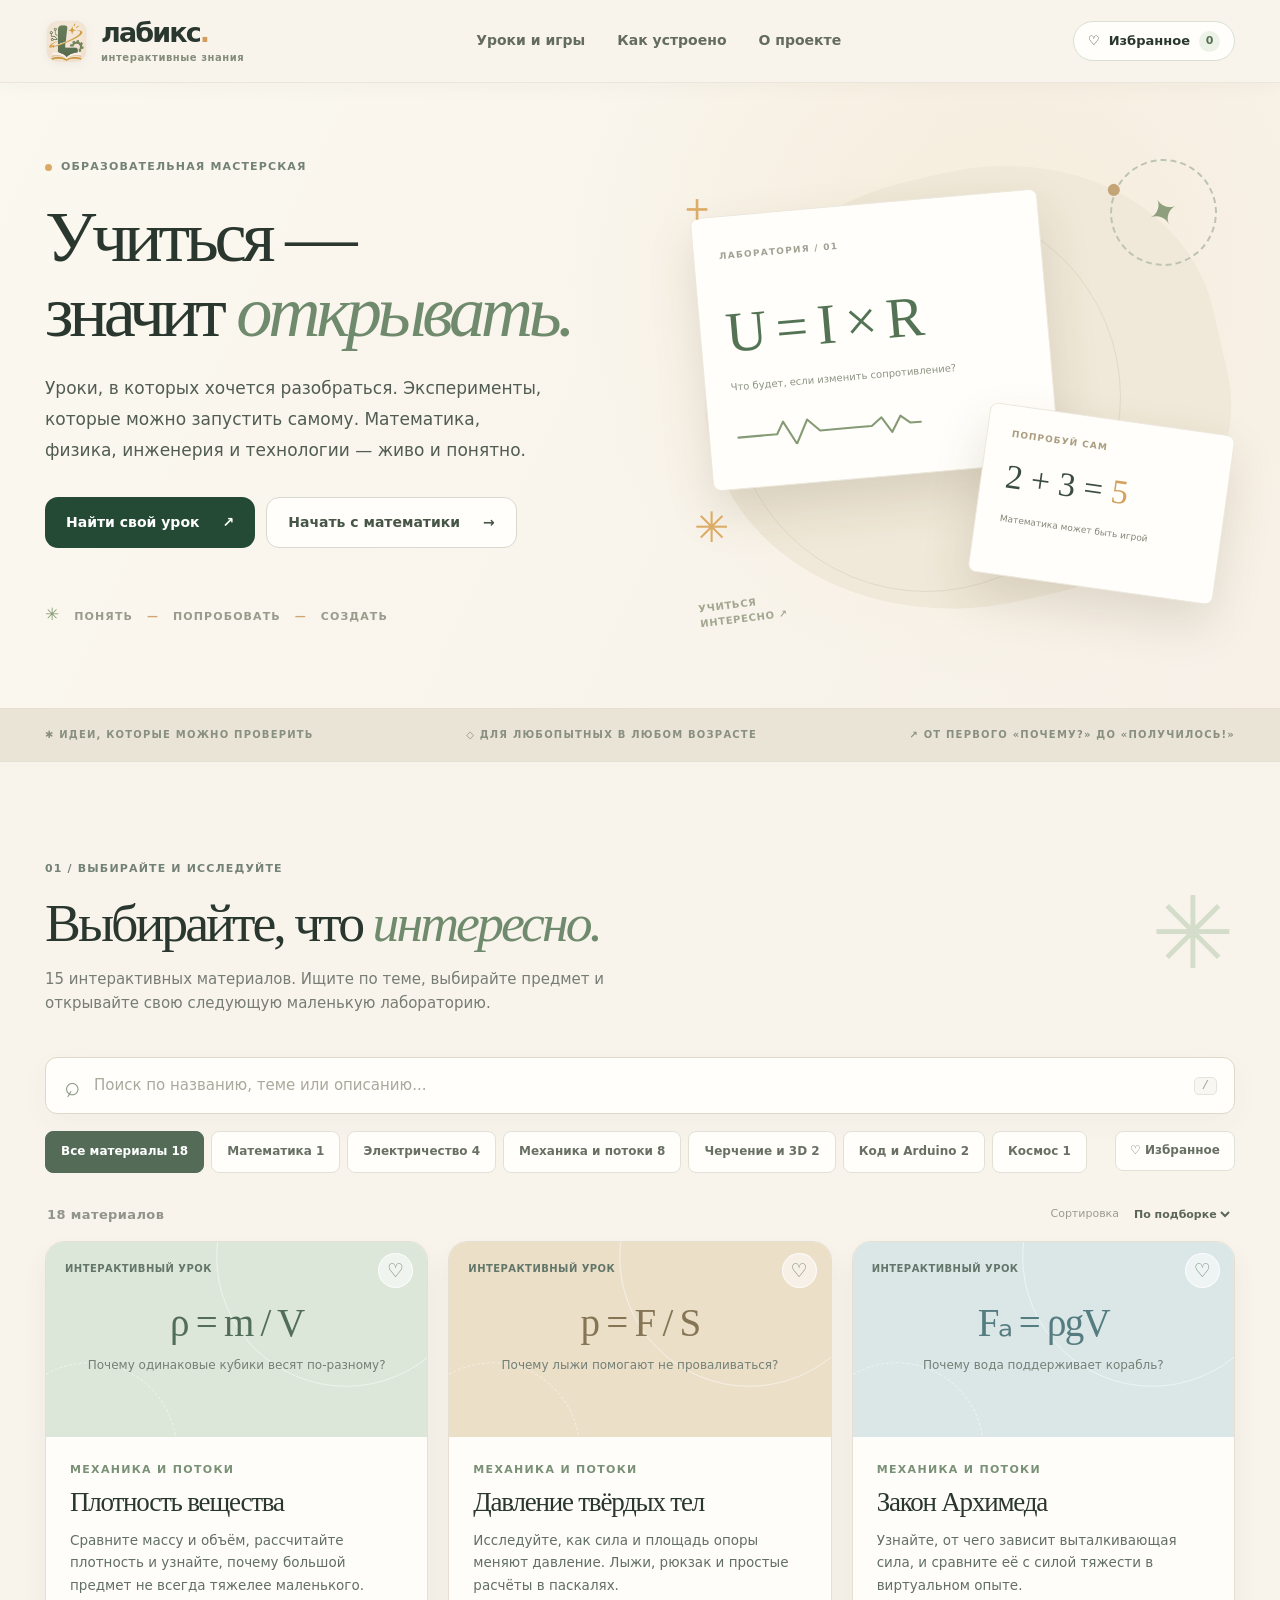
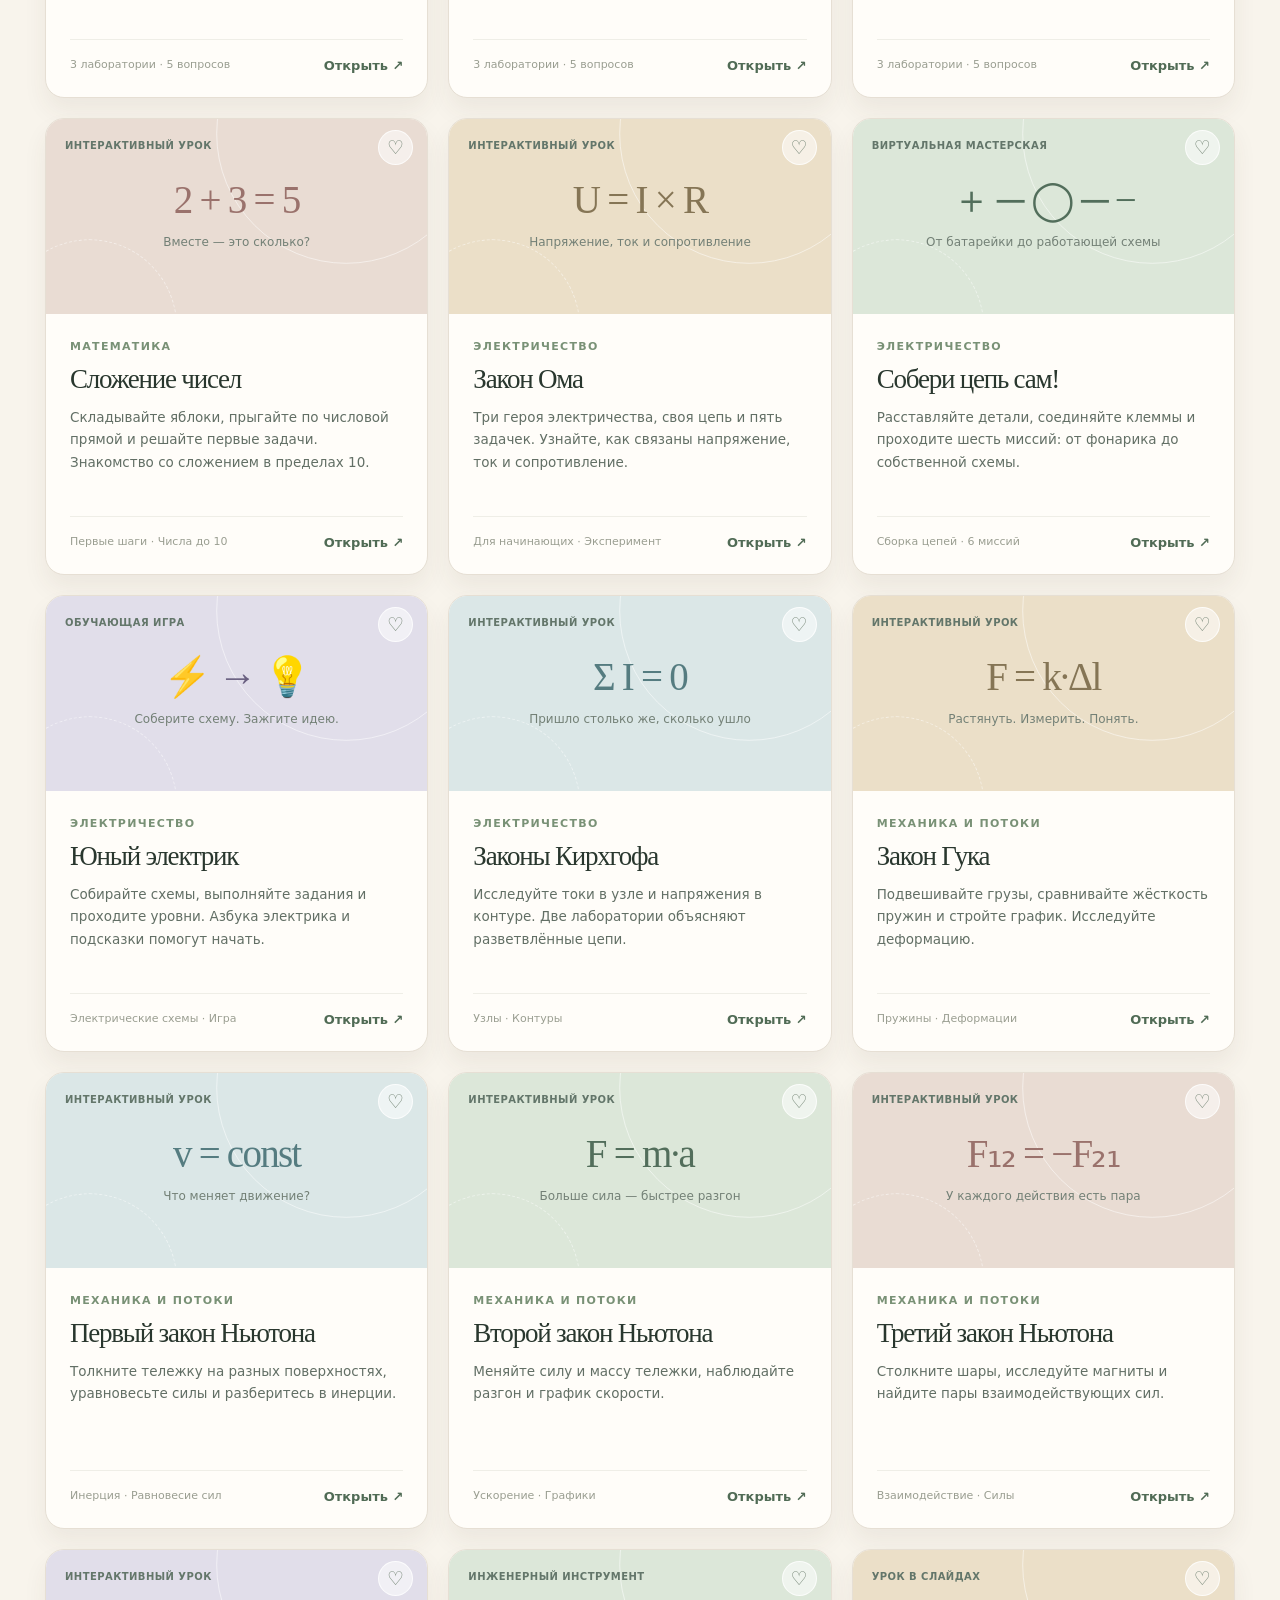
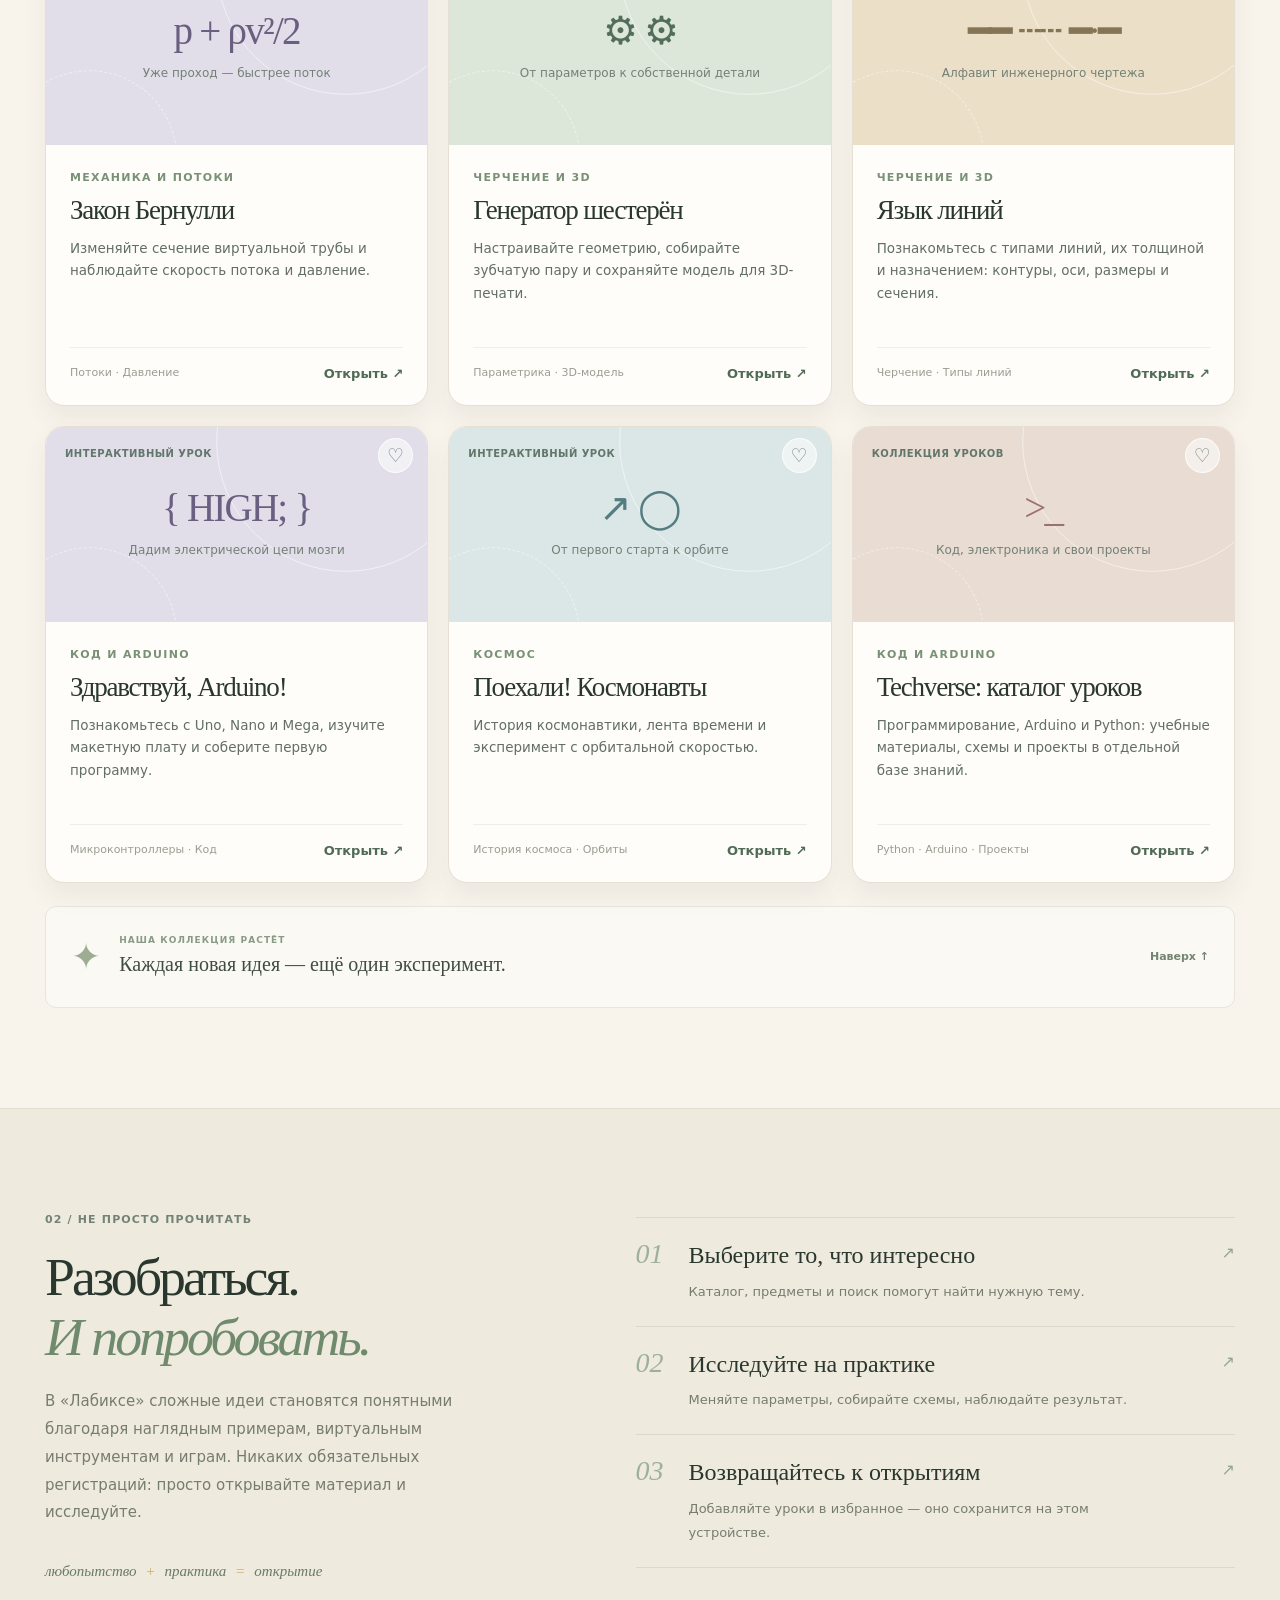
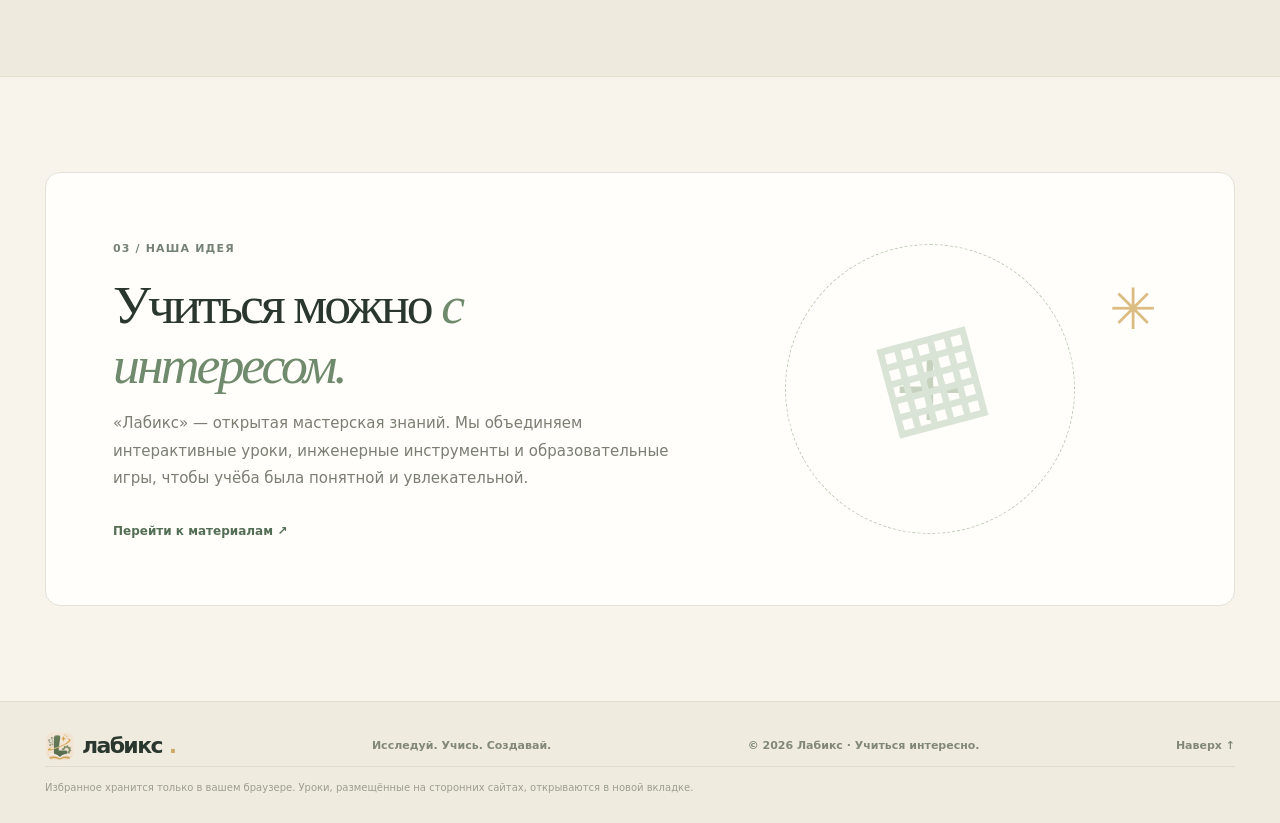
<file: index.html>
<!doctype html>
<html lang="ru">
<head>
  <meta charset="utf-8">
  <meta name="viewport" content="width=device-width, initial-scale=1">
  <meta name="theme-color" content="#f8f5ee">
  <meta name="description" content="Лабикс — интерактивная библиотека знаний. Математика, физика, электроника, Arduino, инженерия и обучающие игры. Исследуй, учись, создавай!">
  <title>Лабикс — исследуй, учись, создавай</title>
  <link rel="icon" href="./assets/favicon.png" type="image/png">
  <link rel="stylesheet" href="./assets/styles.css">
  <script defer src="./assets/catalog.js"></script>
  <script defer src="./assets/app.js"></script>
</head>
<body>
  <a class="skip-link" href="#catalog">Перейти к урокам</a>
  <header class="site-header" id="top">
    <div class="container header-inner">
      <a href="./index.html" class="brand" aria-label="Лабикс — главная">
        <img class="brand-mark-image" src="./assets/labix-mark.webp" alt="" width="44" height="44" decoding="async">
        <span class="brand-name">лабикс<span class="brand-period">.</span><small>интерактивные знания</small></span>
      </a>
      <nav class="desktop-nav" aria-label="Основное меню">
        <a href="#catalog">Уроки и игры</a><a href="#how">Как устроено</a><a href="#about">О проекте</a>
      </nav>
      <a class="header-cta" href="#catalog" id="headerFavoriteLink" data-show-favorites="true" aria-label="Показать избранные материалы">♡ <span>Избранное</span><span class="favorite-count" id="headerFavoriteCount">0</span></a>
    </div>
  </header>
  <main>
    <section class="hero" aria-labelledby="hero-title">
      <div class="container hero-grid">
        <div class="hero-copy">
          <div class="eyebrow"><span class="eyebrow-dot"></span> ОБРАЗОВАТЕЛЬНАЯ МАСТЕРСКАЯ</div>
          <h1 id="hero-title">Учиться —<br>значит <em>открывать.</em></h1>
          <p>Уроки, в которых хочется разобраться. Эксперименты, которые можно запустить самому. Математика, физика, инженерия и технологии — живо и понятно.</p>
          <div class="hero-actions"><a href="#catalog" class="button button-dark">Найти свой урок <span aria-hidden="true">↗</span></a><a href="./lessons/addition.html" class="button button-soft">Начать с математики <span aria-hidden="true">→</span></a></div>
          <div class="hero-micro"><span class="micro-icon">✳</span> ПОНЯТЬ <span>—</span> ПОПРОБОВАТЬ <span>—</span> СОЗДАТЬ</div>
        </div>
        <div class="hero-art" aria-label="Иллюстрация: эксперимент с формулами, схемами и математикой" role="img">
          <div class="paper paper-one"><span class="paper-label">ЛАБОРАТОРИЯ / 01</span><div class="paper-main">U = I × R</div><div class="paper-note">Что будет, если изменить сопротивление?</div><svg viewBox="0 0 220 48" aria-hidden="true"><path d="M4 34H49l8-14 14 27 14-27 14 14h42m0 0h18m0 0 12-9 11 18 11-18 11 9h12" fill="none" stroke="#859a75" stroke-width="2.4" stroke-linejoin="round" stroke-linecap="round"/></svg></div>
          <div class="paper paper-two"><span>ПОПРОБУЙ САМ</span><strong>2 + 3 = <span>5</span></strong><small>Математика может быть игрой</small></div>
          <div class="hero-orbit"><span class="orbit-dot"></span> ✦</div>
          <span class="hero-spark hero-spark-a">✳</span><span class="hero-spark hero-spark-b">＋</span>
          <div class="hero-stamp">УЧИТЬСЯ<br>ИНТЕРЕСНО ↗</div>
        </div>
      </div>
    </section>
    <div class="running-note"><div class="container running-inner"><span>✱ ИДЕИ, КОТОРЫЕ МОЖНО ПРОВЕРИТЬ</span><span>◇ ДЛЯ ЛЮБОПЫТНЫХ В ЛЮБОМ ВОЗРАСТЕ</span><span>↗ ОТ ПЕРВОГО «ПОЧЕМУ?» ДО «ПОЛУЧИЛОСЬ!»</span></div></div>
    <section id="catalog" class="catalog-section container" aria-labelledby="catalog-title">
      <div class="section-heading"><div><span class="section-kicker">01 / ВЫБИРАЙТЕ И ИССЛЕДУЙТЕ</span><h2 id="catalog-title">Выбирайте, что <em>интересно.</em></h2><p>15 интерактивных материалов. Ищите по теме, выбирайте предмет и открывайте свою следующую маленькую лабораторию.</p></div><div class="section-decoration" aria-hidden="true">✳</div></div>
      <div class="catalog-tools">
        <label class="search-field"><span class="search-icon" aria-hidden="true">⌕</span><span class="sr-only">Поиск по урокам</span><input id="searchInput" type="search" autocomplete="off" placeholder="Поиск по названию, теме или описанию..." aria-controls="lessonGrid"><kbd>/</kbd></label>
        <div class="catalog-filterbar"><div class="filters" id="categoryFilters" role="group" aria-label="Выберите категорию"></div><button class="favorite-filter" type="button" id="favoriteFilter" aria-pressed="false">♡ Избранное</button></div>
        <div class="catalog-toolbar"><p class="result-counter" id="resultCount" aria-live="polite">Загружаем уроки…</p><label class="sort-box">Сортировка <select id="sortSelect" aria-label="Сортировка материалов"><option value="featured">По подборке</option><option value="title">По названию</option></select></label></div>
      </div>
      <div class="lesson-grid" id="lessonGrid"></div>
      <div id="emptyState" class="empty-state" hidden><div class="empty-graphic">☄</div><h3>Пока ничего не нашлось</h3><p>Попробуйте другое слово или выберите все материалы.</p><button class="button button-dark" id="resetFilters" type="button">Сбросить фильтры</button></div>
      <div class="catalog-bottom"><div class="catalog-bottom-decor">✦</div><div><span>НАША КОЛЛЕКЦИЯ РАСТЁТ</span><strong>Каждая новая идея — ещё один эксперимент.</strong></div><a href="#top">Наверх ↑</a></div>
    </section>
    <section class="how-section" id="how"><div class="container how-grid"><div><span class="section-kicker">02 / НЕ ПРОСТО ПРОЧИТАТЬ</span><h2>Разобраться.<br><em>И попробовать.</em></h2><p>В «Лабиксе» сложные идеи становятся понятными благодаря наглядным примерам, виртуальным инструментам и играм. Никаких обязательных регистраций: просто открывайте материал и исследуйте.</p><div class="mini-equation">любопытство <span>+</span> практика <span>=</span> открытие</div></div><div class="steps"><article><span>01</span><div><h3>Выберите то, что интересно</h3><p>Каталог, предметы и поиск помогут найти нужную тему.</p></div><b>↗</b></article><article><span>02</span><div><h3>Исследуйте на практике</h3><p>Меняйте параметры, собирайте схемы, наблюдайте результат.</p></div><b>↗</b></article><article><span>03</span><div><h3>Возвращайтесь к открытиям</h3><p>Добавляйте уроки в избранное — оно сохранится на этом устройстве.</p></div><b>↗</b></article></div></div></section>
    <section class="about-section container" id="about"><div class="about-card"><div><span class="section-kicker">03 / НАША ИДЕЯ</span><h2>Учиться можно <em>с интересом.</em></h2><p>«Лабикс» — открытая мастерская знаний. Мы объединяем интерактивные уроки, инженерные инструменты и образовательные игры, чтобы учёба была понятной и увлекательной.</p><a href="#catalog">Перейти к материалам ↗</a></div><div class="about-symbol" aria-hidden="true"><span class="about-circle">+</span><span class="about-grid">▦</span><span class="about-star">✳</span></div></div></section>
  </main>
  <footer class="site-footer"><div class="container footer-grid"><a class="footer-brand" href="#top"><img class="footer-brand-icon" src="./assets/labix-mark.webp" width="30" height="30" alt="" loading="lazy">лабикс<span>.</span></a><p>Исследуй. Учись. Создавай.</p><p>© <span id="currentYear">2026</span> Лабикс · Учиться интересно.</p><a href="#top">Наверх ↑</a></div><div class="container footer-note">Избранное хранится только в вашем браузере. Уроки, размещённые на сторонних сайтах, открываются в новой вкладке.</div></footer>
</body>
</html>
</file>
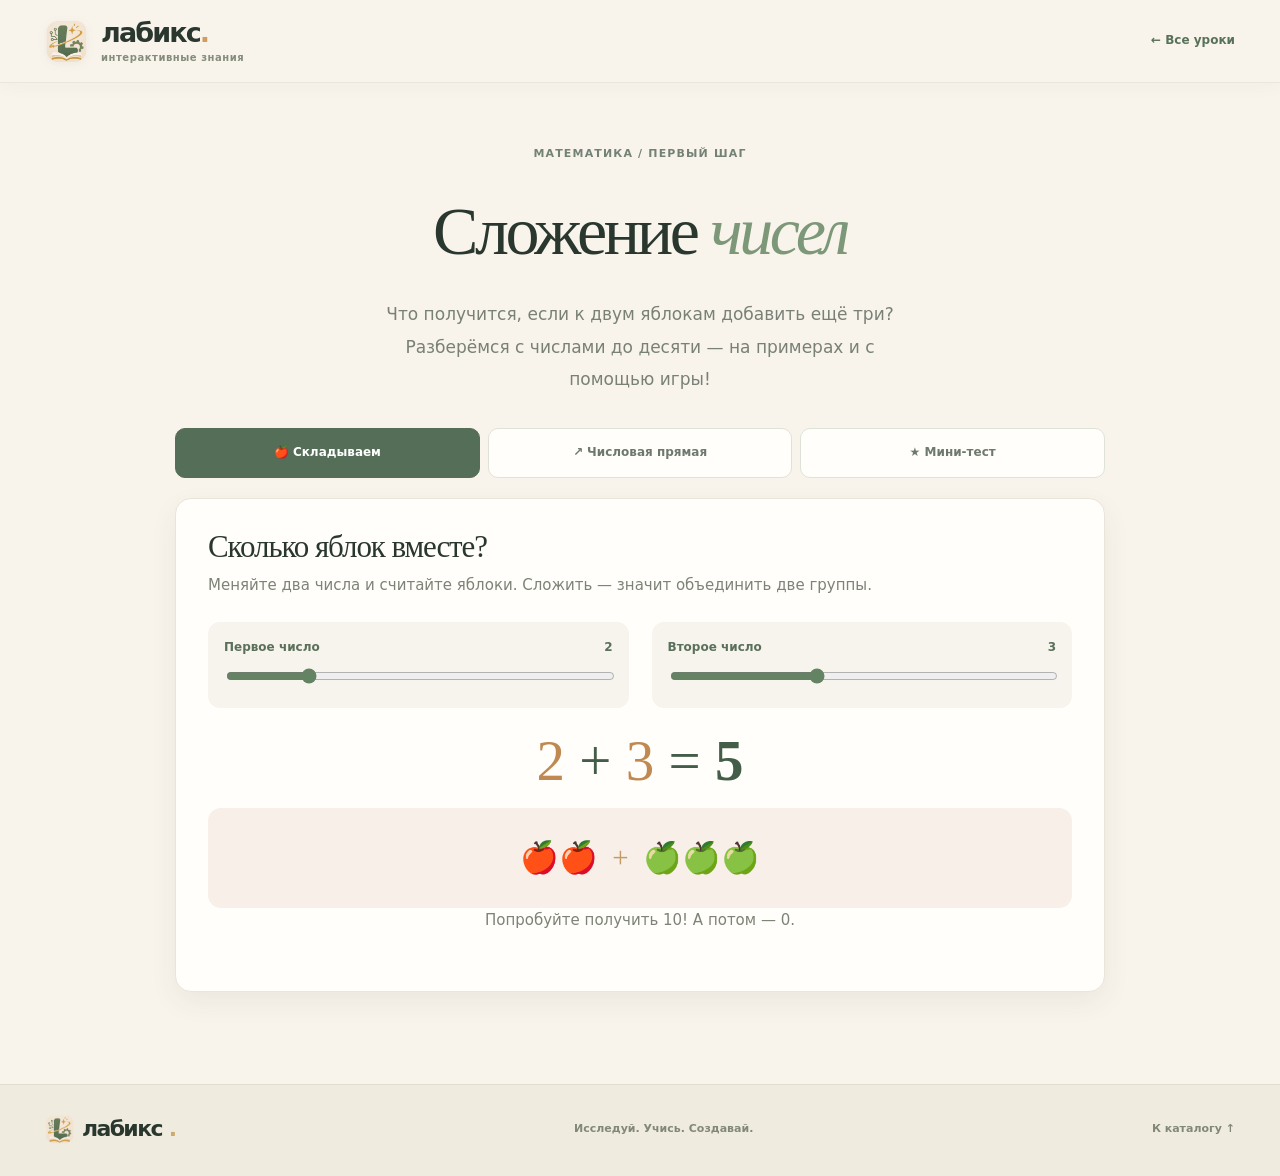
<file: lessons/addition.html>
<!doctype html>
<html lang="ru"><head><meta charset="utf-8"><meta name="viewport" content="width=device-width, initial-scale=1"><meta name="theme-color" content="#f8f5ee"><title>Сложение чисел — Лабикс</title><meta name="description" content="Первое знакомство со сложением чисел до десяти: яблоки, числовая прямая и интерактивный тест."><link rel="icon" href="../assets/favicon.png" type="image/png"><link rel="stylesheet" href="../assets/styles.css"><script defer src="../assets/addition.js"></script></head>
<body><a class="skip-link" href="#lesson">К упражнению</a><header class="site-header lesson-header"><div class="container header-inner"><a href="../index.html" class="brand" aria-label="На главную Лабикса"><img class="brand-mark-image" src="../assets/labix-mark.webp" alt="" width="44" height="44" decoding="async"><span class="brand-name">лабикс<span class="brand-period">.</span><small>интерактивные знания</small></span></a><a href="../index.html#catalog" class="back-link">← Все уроки</a></div></header>
<main id="lesson"><section class="math-hero container"><span class="section-kicker">МАТЕМАТИКА / ПЕРВЫЙ ШАГ</span><h1>Сложение <em>чисел</em></h1><p>Что получится, если к двум яблокам добавить ещё три? Разберёмся с числами до десяти — на примерах и с помощью игры!</p></section>
<div class="container"><div class="math-shell"><div class="math-tabs" role="tablist" aria-label="Режимы урока"><button class="math-tab" id="tab-apples" type="button" role="tab" aria-controls="panel-apples" aria-selected="true" data-panel="apples">🍎 Складываем</button><button class="math-tab" id="tab-line" type="button" role="tab" aria-controls="panel-line" aria-selected="false" tabindex="-1" data-panel="line">↗ Числовая прямая</button><button class="math-tab" id="tab-quiz" type="button" role="tab" aria-controls="panel-quiz" aria-selected="false" tabindex="-1" data-panel="quiz">★ Мини-тест</button></div>
<section class="math-panel" id="panel-apples" role="tabpanel" aria-labelledby="tab-apples"><h2>Сколько яблок вместе?</h2><p>Меняйте два числа и считайте яблоки. Сложить — значит объединить две группы.</p><div class="number-controls"><div class="number-control"><label for="aInput">Первое число <output id="aValue">2</output></label><input id="aInput" type="range" min="0" max="10" value="2"></div><div class="number-control"><label for="bInput">Второе число <output id="bValue">3</output></label><input id="bInput" type="range" min="0" max="8" value="3"></div></div><div class="math-equation"><span id="sumA">2</span> + <span id="sumB">3</span> = <strong id="sumResult">5</strong></div><div id="appleRow" class="apple-row" aria-label="Две группы яблок, всего пять"></div><p class="math-hint">Попробуйте получить 10! А потом — 0.</p></section>
<section class="math-panel" id="panel-line" role="tabpanel" aria-labelledby="tab-line" hidden><h2>Прыжки по числовой прямой</h2><p>Начните с первого числа и сделайте столько шагов вправо, сколько показывает второе.</p><div class="number-controls"><div class="number-control"><label for="lineA">Старт <output id="lineAValue">2</output></label><input id="lineA" type="range" min="0" max="10" value="2"></div><div class="number-control"><label for="lineB">Шаги <output id="lineBValue">3</output></label><input id="lineB" type="range" min="0" max="8" value="3"></div></div><div class="number-line" id="numberLine" role="img" aria-label="Числовая прямая от нуля до десяти"></div><div class="math-equation"><span id="lineSumA">2</span> + <span id="lineSumB">3</span> = <strong id="lineResult">5</strong></div><p class="line-notice" id="lineNotice">Начинаем на 2, делаем 3 шага — получаем 5.</p></section>
<section class="math-panel" id="panel-quiz" role="tabpanel" aria-labelledby="tab-quiz" hidden><div id="quizGame"><h2>Проверим, что получилось!</h2><p>Десять маленьких задач. Выбирайте правильный ответ и собирайте звёздочки.</p><div class="quiz-progress"><span id="quizStep">Задача 1 из 10</span><span id="quizScore">Верно: 0</span></div><div class="progress-track"><div class="progress-fill" id="quizProgress"></div></div><div class="quiz-problem" id="quizProblem" aria-live="polite">2 + 3 = ?</div><div class="quiz-answers" id="quizAnswers"></div><div class="quiz-feedback" id="quizFeedback" aria-live="polite"></div><div class="quiz-footer"><button id="quizNext" class="button button-dark quiz-next" type="button">Следующая задача →</button></div></div><div id="quizDone" class="quiz-done" hidden><strong>★</strong><h2>Отличная работа!</h2><div id="quizSummary" class="quiz-summary"></div><p>Чем больше пробуем, тем легче становится.</p><button id="quizRestart" class="button button-dark" type="button">Пройти ещё раз ↗</button></div></section>
</div></div></main><footer class="site-footer"><div class="container footer-grid"><a class="footer-brand" href="../index.html"><img class="footer-brand-icon" src="../assets/labix-mark.webp" width="30" height="30" alt="" loading="lazy">лабикс<span>.</span></a><p>Исследуй. Учись. Создавай.</p><a href="../index.html#catalog">К каталогу ↑</a></div></footer></body></html>
</file>
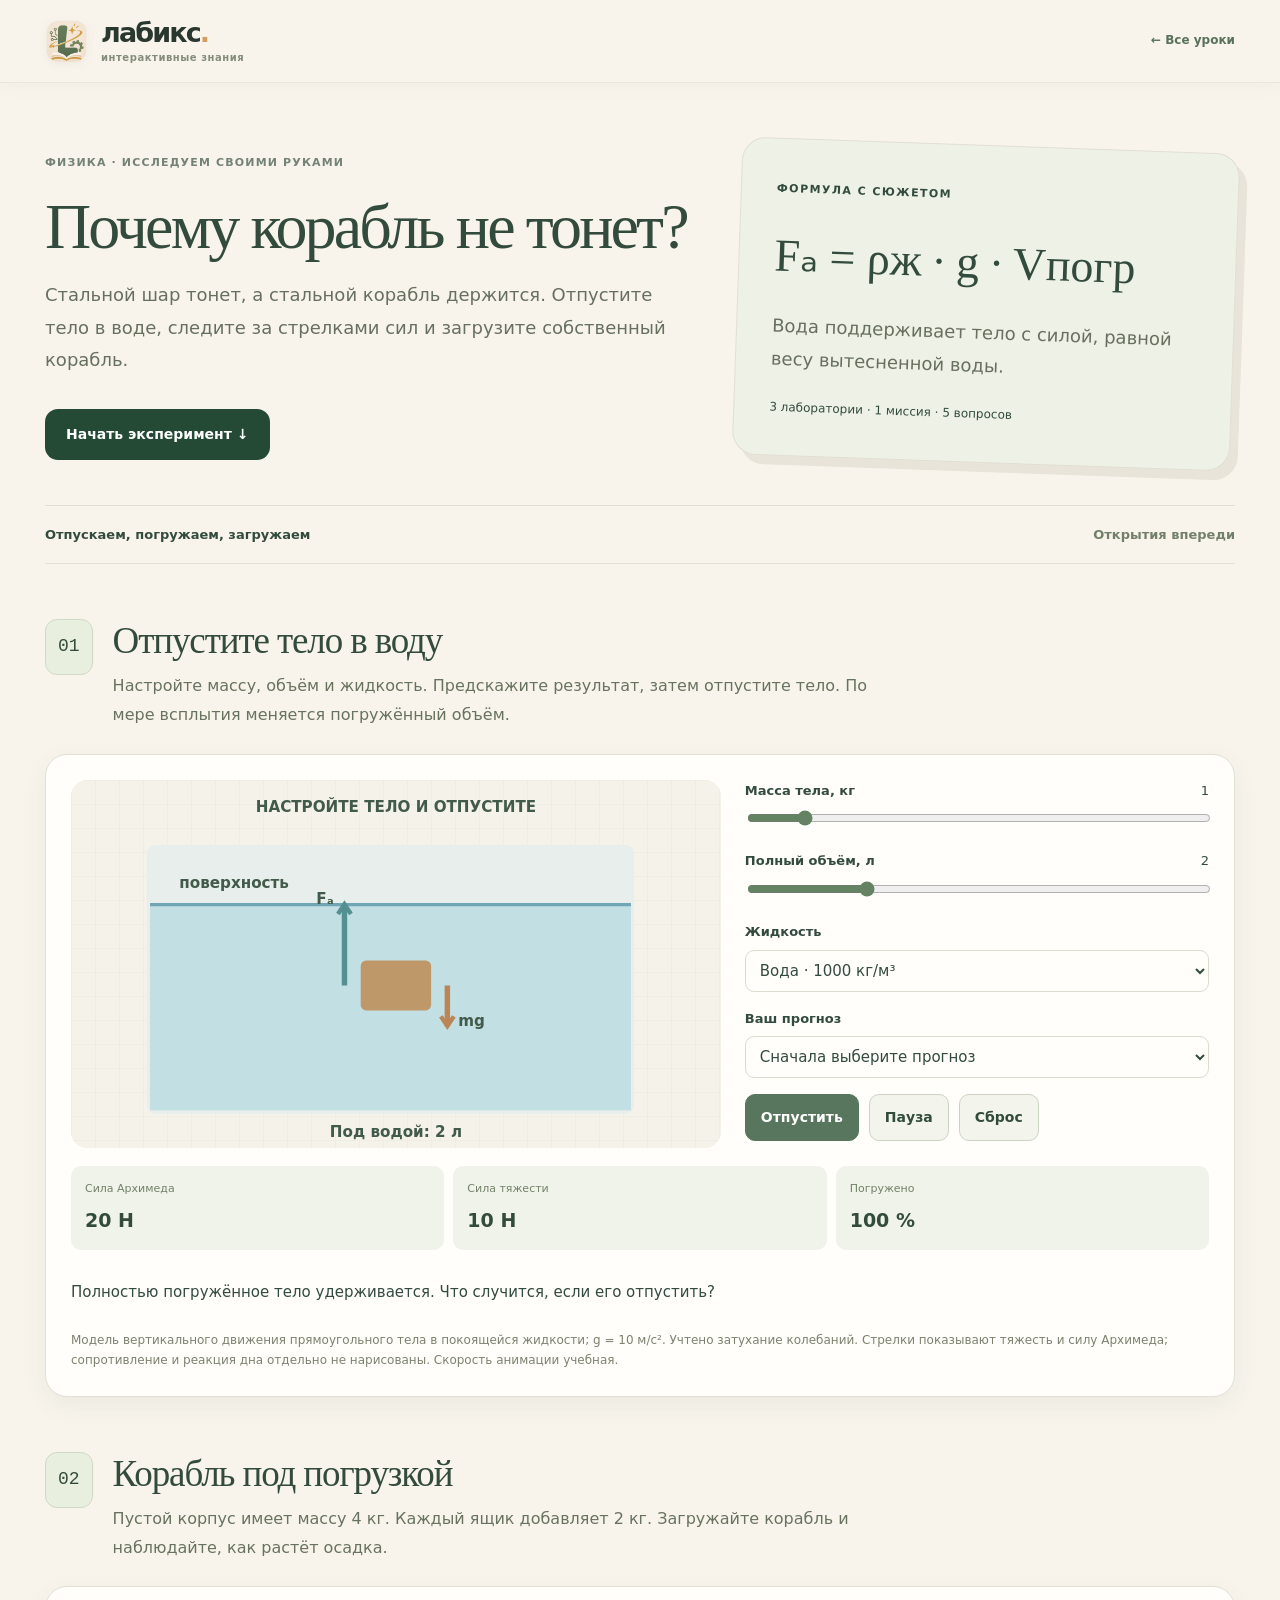
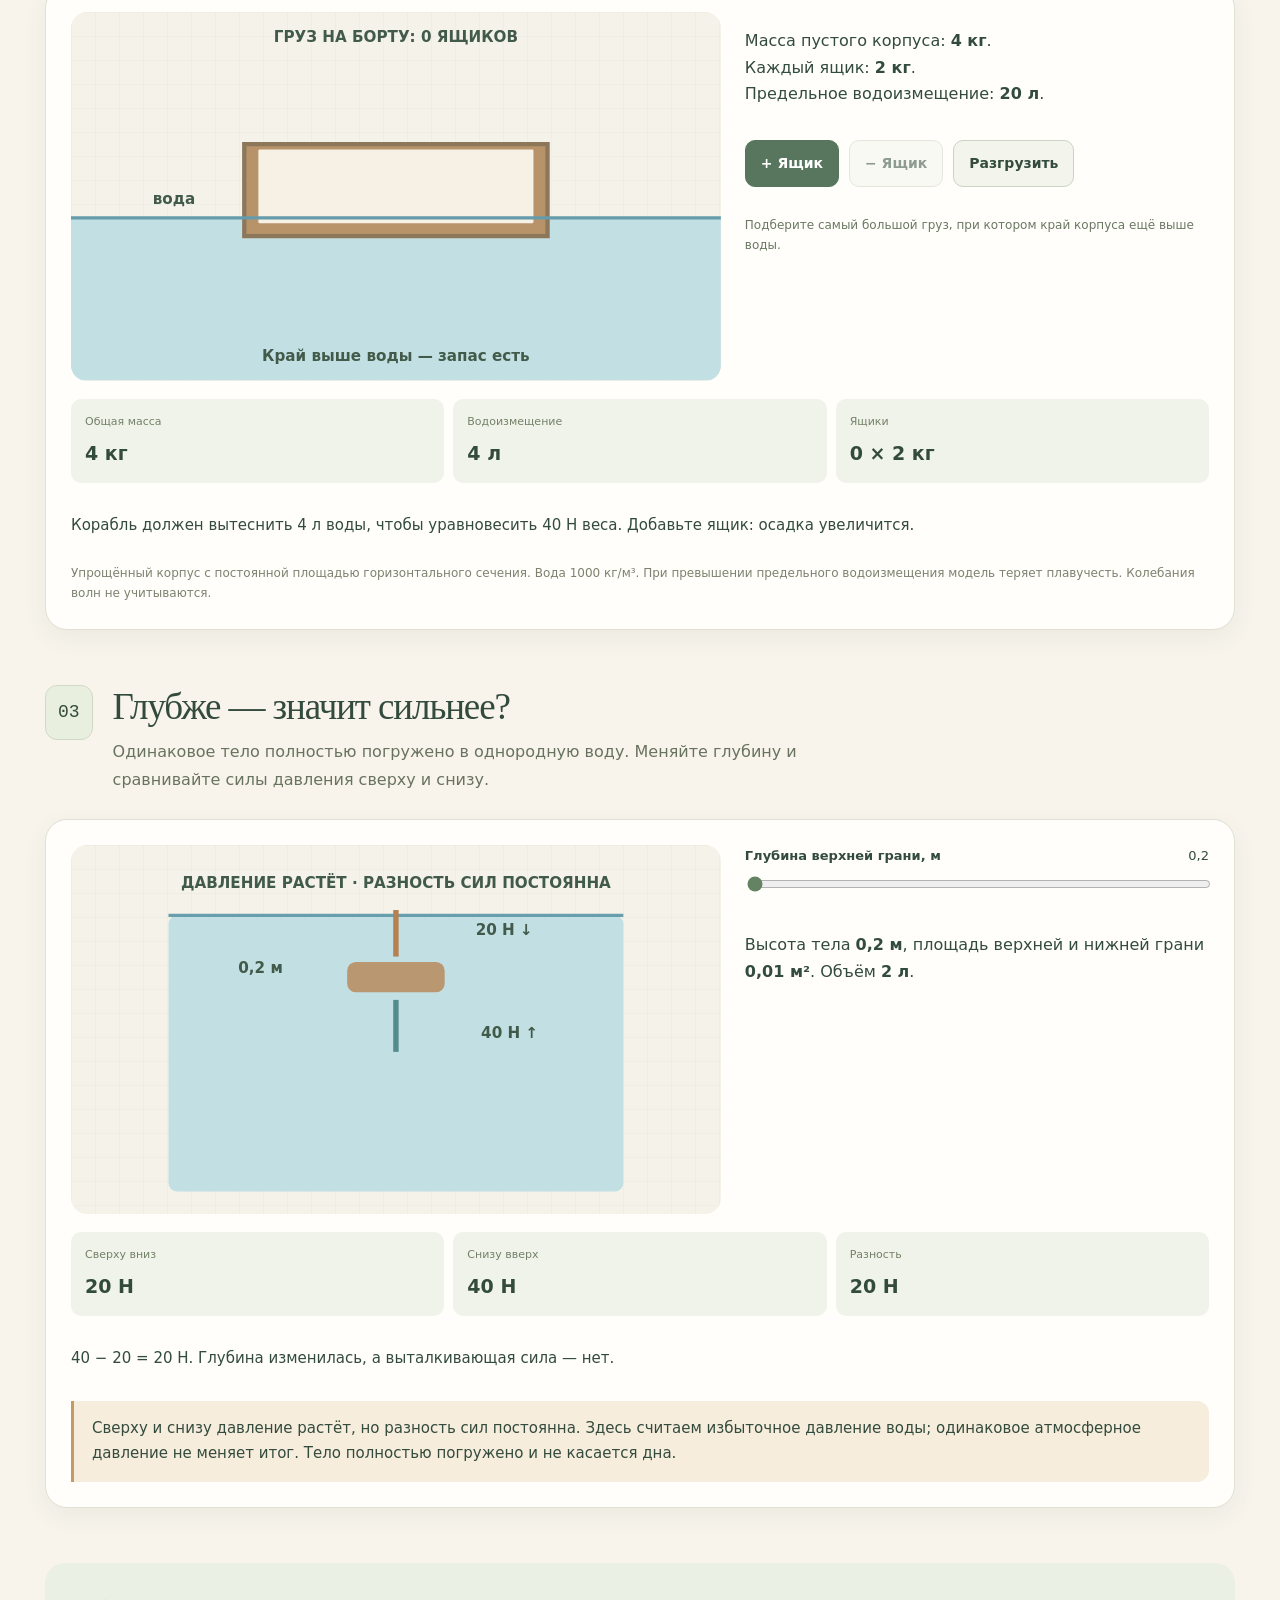
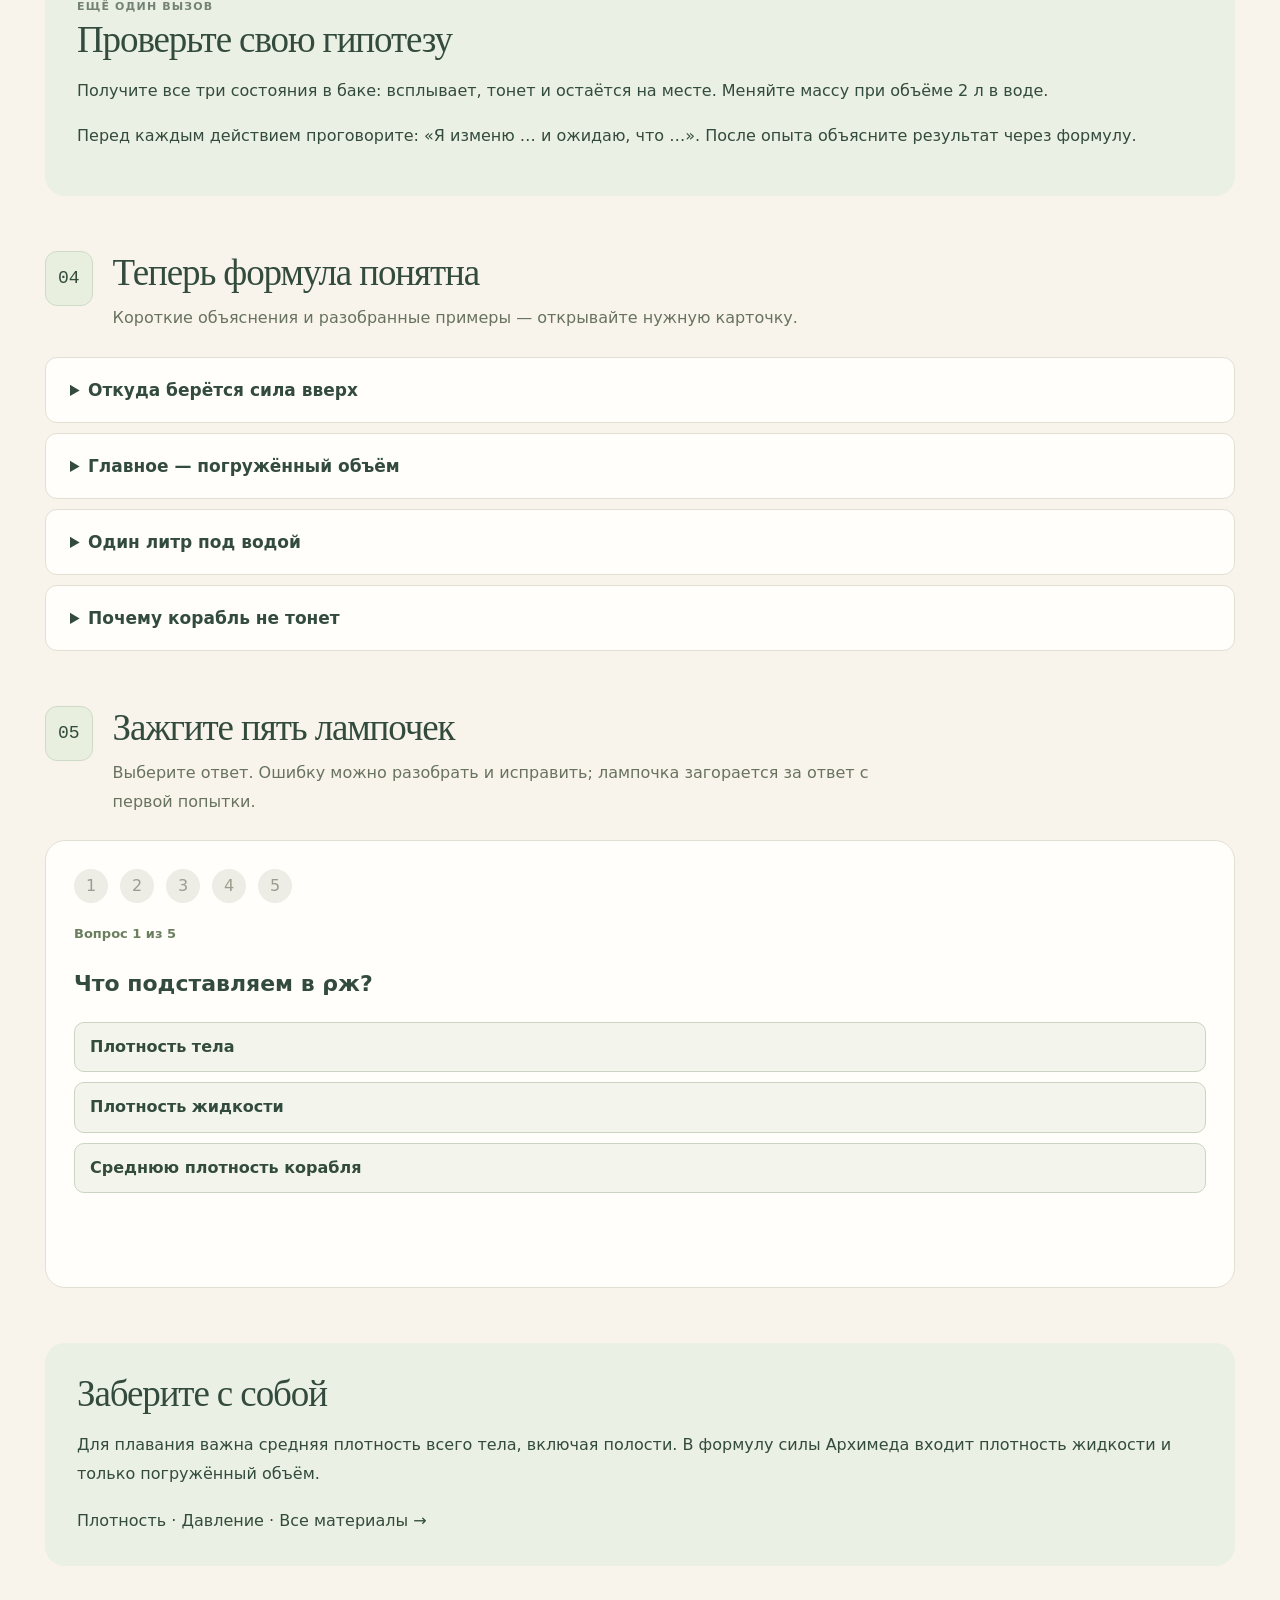
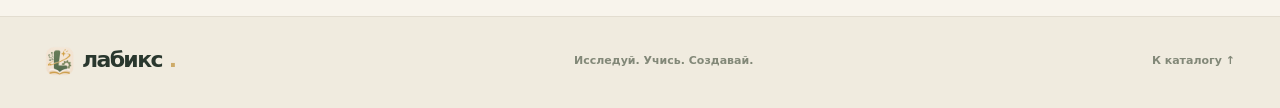
<file: lessons/archimedes.html>
<!doctype html><html lang="ru"><head><meta charset="utf-8"><meta name="viewport" content="width=device-width,initial-scale=1"><meta name="theme-color" content="#f8f5ee"><title>Закон Архимеда — Лабикс</title><meta name="description" content="Узнайте, от чего зависит выталкивающая сила, и сравните её с силой тяжести в виртуальном опыте."><link rel="icon" href="../assets/favicon.png"><link rel="stylesheet" href="../assets/styles.css"><link rel="stylesheet" href="../assets/physics.css"><script defer src="../assets/physics-labs.js"></script></head><body><a class="skip-link" href="#lesson">К статье</a><header class="site-header lesson-header"><div class="container header-inner"><a href="../index.html" class="brand" aria-label="На главную Лабикса"><img class="brand-mark-image" src="../assets/labix-mark.webp" alt="" width="44" height="44" decoding="async"><span class="brand-name">лабикс<span class="brand-period">.</span><small>интерактивные знания</small></span></a><a href="../index.html#catalog" class="back-link">← Все уроки</a></div></header>
<main id="lesson" class="physics-lesson lab-course" data-topic="archimedes"><section class="container course-hero"><div><span class="section-kicker">ФИЗИКА · ИССЛЕДУЕМ СВОИМИ РУКАМИ</span><h1>Почему корабль не тонет?</h1><p>Стальной шар тонет, а стальной корабль держится. Отпустите тело в воде, следите за стрелками сил и загрузите собственный корабль.</p><a class="button button-dark" href="#lab-1">Начать эксперимент ↓</a></div><aside class="formula-card"><span>ФОРМУЛА С СЮЖЕТОМ</span><strong>Fₐ = ρж · g · Vпогр</strong><p>Вода поддерживает тело с силой, равной весу вытесненной воды.</p><small>3 лаборатории · 1 миссия · 5 вопросов</small></aside></section><div class="container"><div class="course-route">Отпускаем, погружаем, загружаем<span id="courseProgress">Открытия впереди</span></div><section id="lab-1" class="lab-section"><div class="lab-heading"><span>01</span><div><h2>Отпустите тело в воду</h2><p>Настройте массу, объём и жидкость. Предскажите результат, затем отпустите тело. По мере всплытия меняется погружённый объём.</p></div></div><div class="lab-workbench" data-lab="tank"></div></section><section id="lab-2" class="lab-section"><div class="lab-heading"><span>02</span><div><h2>Корабль под погрузкой</h2><p>Пустой корпус имеет массу 4 кг. Каждый ящик добавляет 2 кг. Загружайте корабль и наблюдайте, как растёт осадка.</p></div></div><div class="lab-workbench" data-lab="ship"></div></section><section id="lab-3" class="lab-section"><div class="lab-heading"><span>03</span><div><h2>Глубже — значит сильнее?</h2><p>Одинаковое тело полностью погружено в однородную воду. Меняйте глубину и сравнивайте силы давления сверху и снизу.</p></div></div><div class="lab-workbench" data-lab="depth"></div></section><section class="mission-card"><span class="section-kicker">ЕЩЁ ОДИН ВЫЗОВ</span><h2>Проверьте свою гипотезу</h2><p>Получите все три состояния в баке: всплывает, тонет и остаётся на месте. Меняйте массу при объёме 2 л в воде.</p><p>Перед каждым действием проговорите: «Я изменю … и ожидаю, что …». После опыта объясните результат через формулу.</p></section><section class="lab-section"><div class="lab-heading"><span>04</span><div><h2>Теперь формула понятна</h2><p>Короткие объяснения и разобранные примеры — открывайте нужную карточку.</p></div></div><details class="theory"><summary>Откуда берётся сила вверх</summary><p>В покоящейся жидкости давление увеличивается с глубиной. На нижние участки погружённого тела жидкость обычно давит сильнее, чем на верхние. Результат действия давления на всю поверхность — <strong>выталкивающая сила</strong>, направленная вверх.</p><p>Закон Архимеда: на тело, погружённое в жидкость или газ, действует выталкивающая сила, равная весу вытесненной жидкости или газа. Здесь рассматриваем обычные условия, когда жидкость окружает погружённую часть тела.</p></details><details class="theory"><summary>Главное — погружённый объём</summary><div class="math-equation">Fₐ = ρж · g · Vпогр</div><p>ρж — плотность жидкости, g — ускорение свободного падения, Vпогр — объём погружённой части тела. В СИ используем кг/м³, м/с² и м³; силу получаем в ньютонах.</p><p>Не подставляйте плотность тела вместо плотности жидкости. И не берите весь объём тела, если оно погружено только частично. В однородной практически несжимаемой жидкости для полностью погружённого жёсткого тела сила почти не зависит от глубины.</p></details><details class="theory"><summary>Один литр под водой</summary><p>Объём погружённой части равен 1 л = 0,001 м³. Для воды примем ρж = 1000 кг/м³ и g = 10 м/с². Тогда Fₐ = 1000 × 10 × 0,001 = <strong>10 Н</strong>.</p><p>Если масса тела 0,6 кг, сила тяжести равна 6 Н. При полном погружении выталкивающая сила больше: отпущенное тело начнёт двигаться вверх. У поверхности погружённый объём уменьшится, пока силы не уравновесятся. В равновесии под водой останется 0,6 л.</p></details><details class="theory"><summary>Почему корабль не тонет</summary><p>Корпус корабля вместе с воздухом внутри имеет большой внешний объём при сравнительно небольшой средней плотности. Корабль вытесняет достаточно воды, чтобы её вес уравновесил его вес.</p><p>Если средняя плотность тела меньше плотности жидкости, оно может плавать с частью объёма над поверхностью. Если больше — полностью погружённое тело тонет при отсутствии других поддерживающих сил. При равных плотностях возможно равновесие в толще жидкости. В этой модели не учитываем поверхностное натяжение.</p></details></section><section class="lab-section"><div class="lab-heading"><span>05</span><div><h2>Зажгите пять лампочек</h2><p>Выберите ответ. Ошибку можно разобрать и исправить; лампочка загорается за ответ с первой попытки.</p></div></div><div class="quiz-lab" id="physicsQuiz"></div></section><section class="mission-card"><h2>Заберите с собой</h2><p>Для плавания важна средняя плотность всего тела, включая полости. В формулу силы Архимеда входит плотность жидкости и только погружённый объём.</p><nav aria-label="Другие уроки"><a href="density.html">Плотность</a> · <a href="pressure.html">Давление</a> · <a href="../index.html#catalog">Все материалы →</a></nav></section></div></main><script type="application/json" id="quizData">[["Что подставляем в ρж?", ["Плотность тела", "Плотность жидкости", "Среднюю плотность корабля"], 1, "Сила Архимеда равна весу вытесненной жидкости. Поэтому нужна её плотность."], ["Тело объёмом 2 л полностью в воде. При g = 10 м/с² сила Архимеда…", ["2 Н", "200 Н", "20 Н"], 2, "2 л = 0,002 м³. 1000 × 10 × 0,002 = 20 Н."], ["Тело всплывает и выходит из воды. Что происходит с силой Архимеда?", ["Уменьшается", "Растёт", "Всегда неизменна"], 0, "Уменьшается погружённый объём, а вместе с ним и вес вытесненной воды."], ["Полностью погружённый жёсткий куб опустили глубже в однородную воду. Сила Архимеда…", ["Увеличилась", "Практически не изменилась", "Исчезла"], 1, "Давление сверху и снизу выросло, но разность сил та же: ρжgV."], ["Корабль загрузили, и он плавает в новом равновесии. Что изменилось?", ["Он вытесняет меньше воды", "Его вес уменьшился", "Он вытесняет больше воды"], 2, "Для равновесия большего веса нужна большая сила Архимеда, значит, больший вытесненный объём."]]</script><footer class="site-footer"><div class="container footer-grid"><a class="footer-brand" href="../index.html"><img class="footer-brand-icon" src="../assets/labix-mark.webp" width="30" height="30" alt="" loading="lazy">лабикс<span>.</span></a><p>Исследуй. Учись. Создавай.</p><a href="../index.html#catalog">К каталогу ↑</a></div></footer></body></html>
</file>
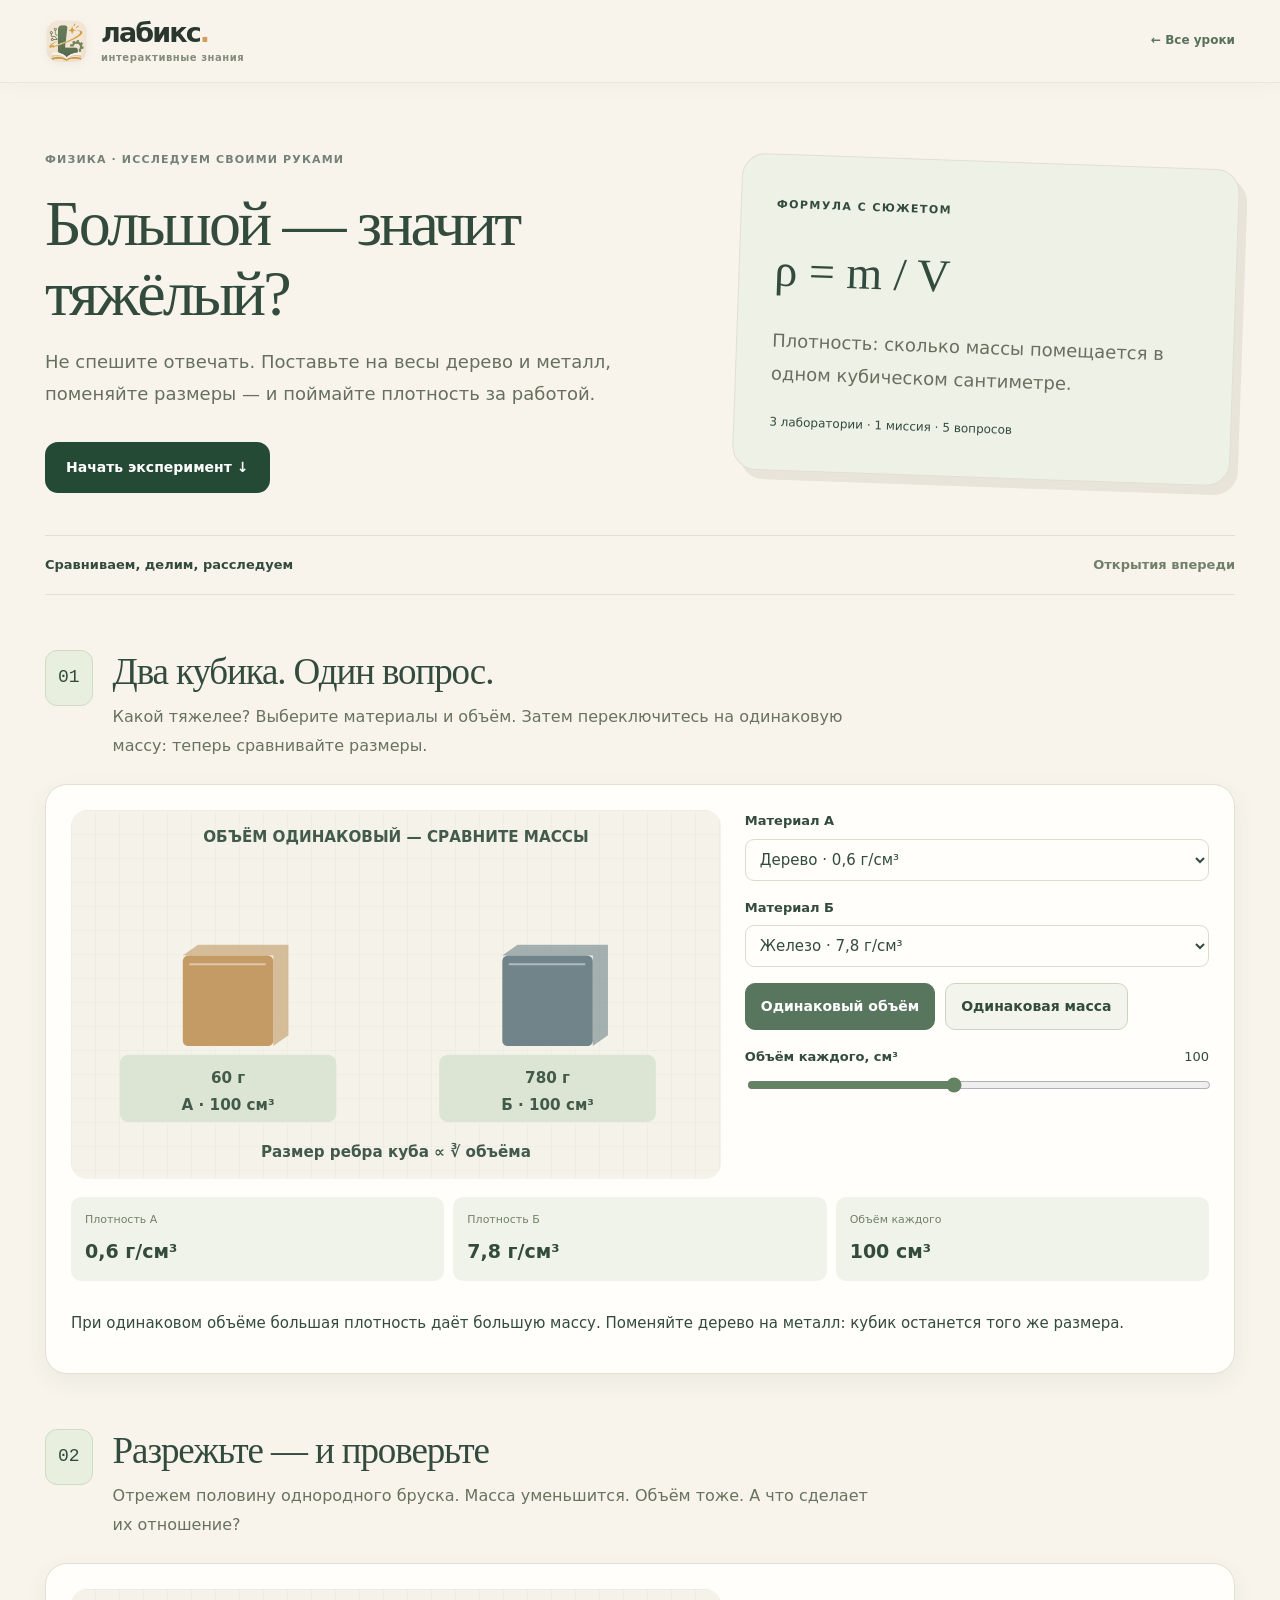
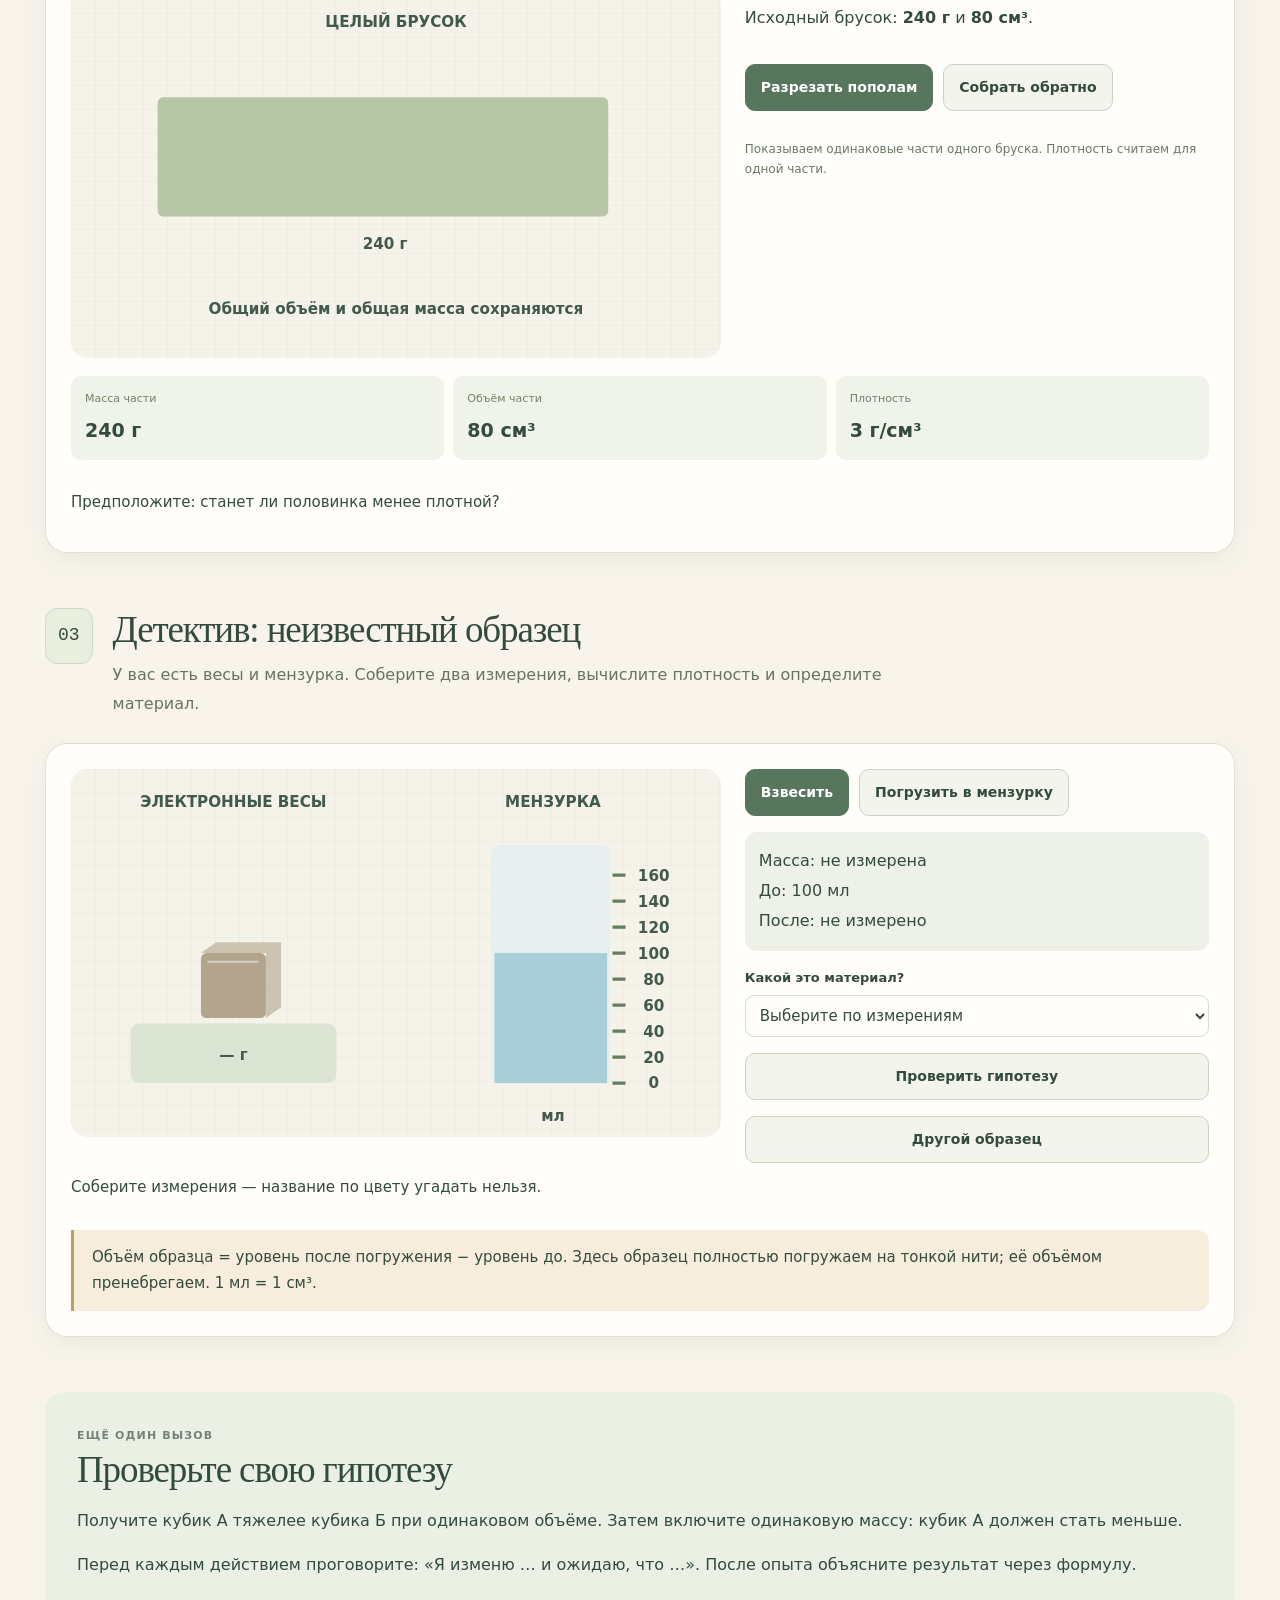
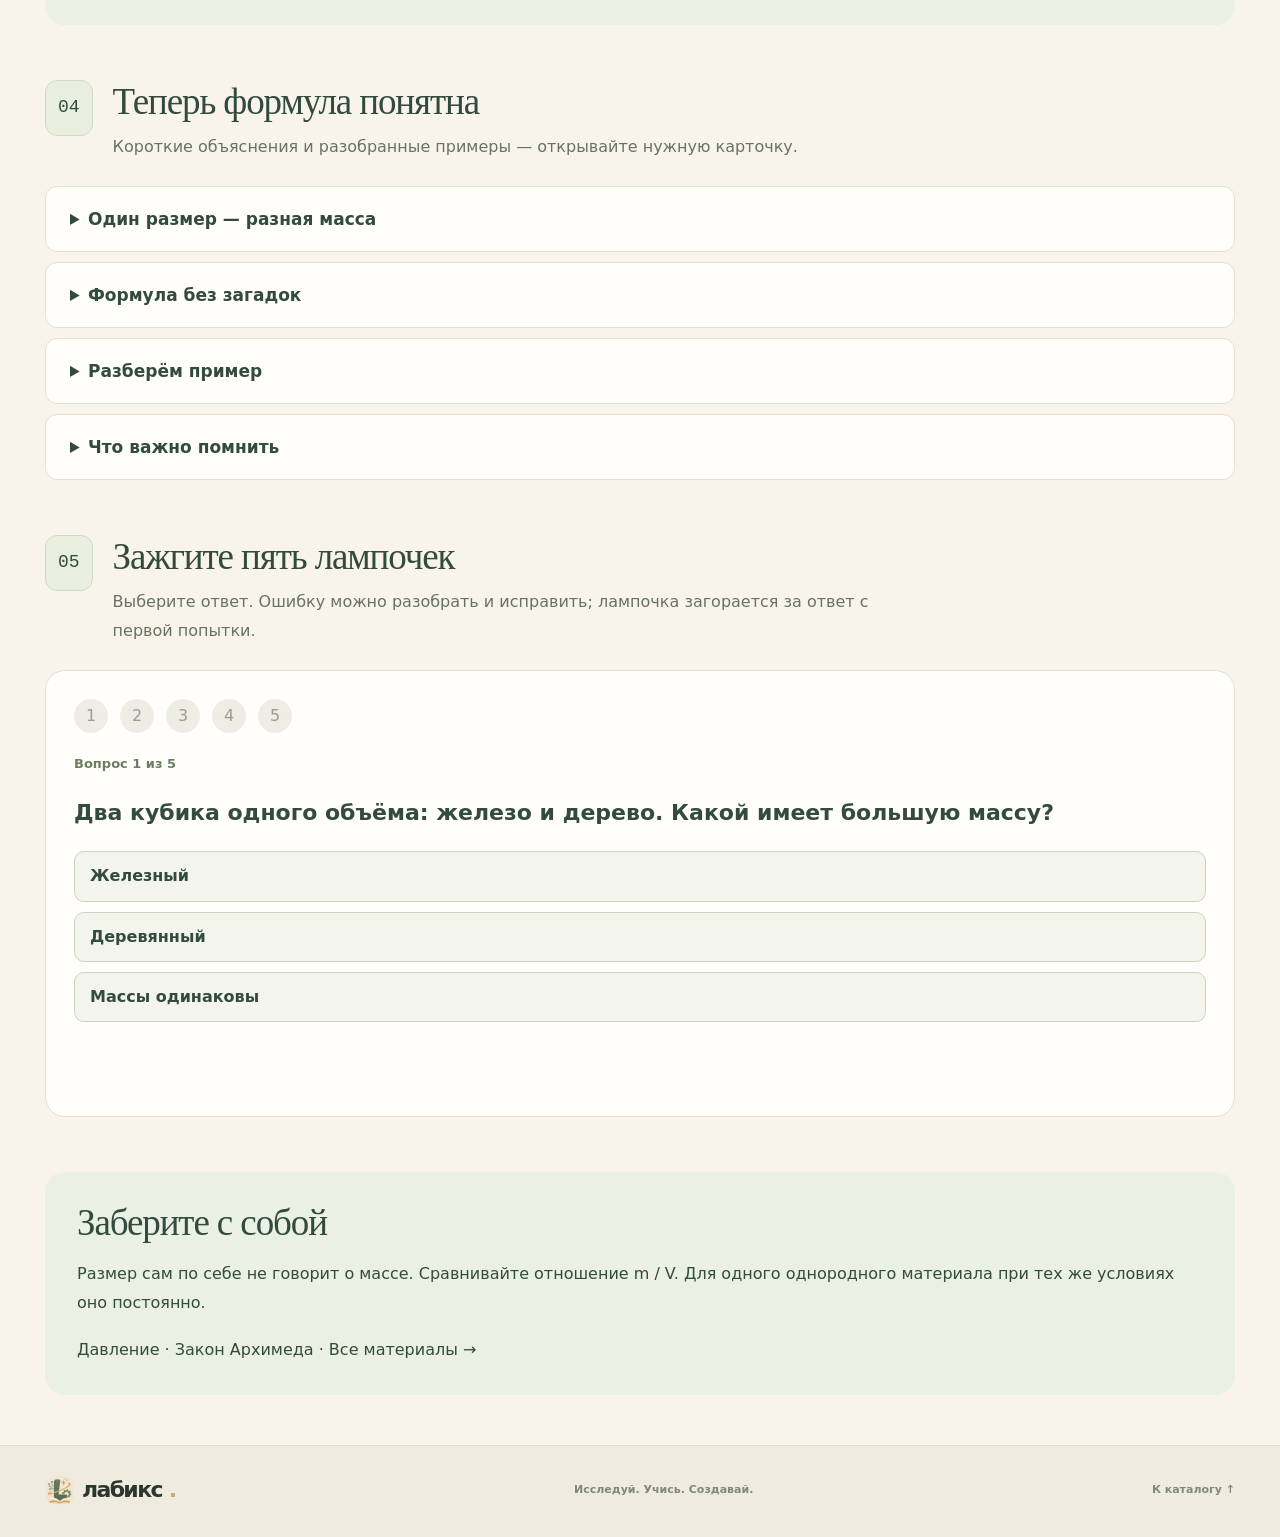
<file: lessons/density.html>
<!doctype html><html lang="ru"><head><meta charset="utf-8"><meta name="viewport" content="width=device-width,initial-scale=1"><meta name="theme-color" content="#f8f5ee"><title>Плотность вещества — Лабикс</title><meta name="description" content="Сравните массу и объём, рассчитайте плотность и узнайте, почему большой предмет не всегда тяжелее маленького."><link rel="icon" href="../assets/favicon.png"><link rel="stylesheet" href="../assets/styles.css"><link rel="stylesheet" href="../assets/physics.css"><script defer src="../assets/physics-labs.js"></script></head><body><a class="skip-link" href="#lesson">К статье</a><header class="site-header lesson-header"><div class="container header-inner"><a href="../index.html" class="brand" aria-label="На главную Лабикса"><img class="brand-mark-image" src="../assets/labix-mark.webp" alt="" width="44" height="44" decoding="async"><span class="brand-name">лабикс<span class="brand-period">.</span><small>интерактивные знания</small></span></a><a href="../index.html#catalog" class="back-link">← Все уроки</a></div></header>
<main id="lesson" class="physics-lesson lab-course" data-topic="density"><section class="container course-hero"><div><span class="section-kicker">ФИЗИКА · ИССЛЕДУЕМ СВОИМИ РУКАМИ</span><h1>Большой — значит тяжёлый?</h1><p>Не спешите отвечать. Поставьте на весы дерево и металл, поменяйте размеры — и поймайте плотность за работой.</p><a class="button button-dark" href="#lab-1">Начать эксперимент ↓</a></div><aside class="formula-card"><span>ФОРМУЛА С СЮЖЕТОМ</span><strong>ρ = m / V</strong><p>Плотность: сколько массы помещается в одном кубическом сантиметре.</p><small>3 лаборатории · 1 миссия · 5 вопросов</small></aside></section><div class="container"><div class="course-route">Сравниваем, делим, расследуем<span id="courseProgress">Открытия впереди</span></div><section id="lab-1" class="lab-section"><div class="lab-heading"><span>01</span><div><h2>Два кубика. Один вопрос.</h2><p>Какой тяжелее? Выберите материалы и объём. Затем переключитесь на одинаковую массу: теперь сравнивайте размеры.</p></div></div><div class="lab-workbench" data-lab="compare"></div></section><section id="lab-2" class="lab-section"><div class="lab-heading"><span>02</span><div><h2>Разрежьте — и проверьте</h2><p>Отрежем половину однородного бруска. Масса уменьшится. Объём тоже. А что сделает их отношение?</p></div></div><div class="lab-workbench" data-lab="split"></div></section><section id="lab-3" class="lab-section"><div class="lab-heading"><span>03</span><div><h2>Детектив: неизвестный образец</h2><p>У вас есть весы и мензурка. Соберите два измерения, вычислите плотность и определите материал.</p></div></div><div class="lab-workbench" data-lab="mystery"></div></section><section class="mission-card"><span class="section-kicker">ЕЩЁ ОДИН ВЫЗОВ</span><h2>Проверьте свою гипотезу</h2><p>Получите кубик А тяжелее кубика Б при одинаковом объёме. Затем включите одинаковую массу: кубик А должен стать меньше.</p><p>Перед каждым действием проговорите: «Я изменю … и ожидаю, что …». После опыта объясните результат через формулу.</p></section><section class="lab-section"><div class="lab-heading"><span>04</span><div><h2>Теперь формула понятна</h2><p>Короткие объяснения и разобранные примеры — открывайте нужную карточку.</p></div></div><details class="theory"><summary>Один размер — разная масса</summary><p>Представьте два кубика объёмом 1 см³. Алюминиевый кубик имеет массу примерно 2,7 г, а железный — 7,8 г. Объём одинаковый, но железный кубик массивнее. Чтобы сравнивать вещества независимо от размера предмета, используют <strong>плотность</strong>.</p><p>Плотность показывает, какая масса приходится на единицу объёма. Это не то же самое, что масса: маленькая железная скрепка имеет гораздо меньшую массу, чем деревянный стол, хотя плотность железа больше.</p></details><details class="theory"><summary>Формула без загадок</summary><div class="math-equation">ρ = m / V</div><p>Буква ρ читается «ро», m — масса, V — объём. В Международной системе единиц массу измеряют в килограммах, объём — в кубических метрах, плотность — в кг/м³. Для небольших предметов удобно использовать г/см³: <strong>1 г/см³ = 1000 кг/м³</strong>.</p><p>Если известны плотность и объём, массу находят по формуле m = ρV. А объём — по формуле V = m/ρ. Не смешивайте граммы с килограммами в одном расчёте.</p></details><details class="theory"><summary>Разберём пример</summary><p>У бруска масса 240 г, а объём 80 см³. Делим: ρ = 240 / 80 = <strong>3 г/см³</strong>, или 3000 кг/м³. Это значит, что на каждый кубический сантиметр такого однородного материала приходится 3 г массы.</p><p>Если разрезать однородный брусок пополам, масса и объём каждой половины уменьшатся в два раза. Их отношение, а значит и плотность, останется прежним.</p></details><details class="theory"><summary>Что важно помнить</summary><p>Плотность зависит от температуры, а для газов заметно зависит и от давления. Сравнивать табличные значения нужно при одинаковых условиях. Для полого предмета отношение всей массы к внешнему объёму даёт среднюю плотность предмета, а не плотность материала его стенок.</p></details></section><section class="lab-section"><div class="lab-heading"><span>05</span><div><h2>Зажгите пять лампочек</h2><p>Выберите ответ. Ошибку можно разобрать и исправить; лампочка загорается за ответ с первой попытки.</p></div></div><div class="quiz-lab" id="physicsQuiz"></div></section><section class="mission-card"><h2>Заберите с собой</h2><p>Размер сам по себе не говорит о массе. Сравнивайте отношение m / V. Для одного однородного материала при тех же условиях оно постоянно.</p><nav aria-label="Другие уроки"><a href="pressure.html">Давление</a> · <a href="archimedes.html">Закон Архимеда</a> · <a href="../index.html#catalog">Все материалы →</a></nav></section></div></main><script type="application/json" id="quizData">[["Два кубика одного объёма: железо и дерево. Какой имеет большую массу?", ["Железный", "Деревянный", "Массы одинаковы"], 0, "При одинаковом объёме m = ρV. Плотность железа больше."], ["Однородный брусок разделили пополам. Его плотность…", ["Уменьшилась вдвое", "Не изменилась", "Увеличилась вдвое"], 1, "Масса и объём уменьшились одинаково. Отношение m/V осталось прежним."], ["Масса 270 г, объём 100 см³. Какова плотность?", ["27 г/см³", "0,37 г/см³", "2,7 г/см³"], 2, "ρ = 270 / 100 = 2,7 г/см³. Это примерно плотность алюминия."], ["У дерева и железа одинаковая масса. Что занимает больший объём?", ["Дерево", "Железо", "Объёмы равны"], 0, "V = m/ρ. Чем меньше плотность при той же массе, тем больше объём."], ["1 г/см³ — это…", ["1 кг/м³", "1000 кг/м³", "100 кг/м³"], 1, "В кубическом метре миллион см³, а в килограмме тысяча граммов: получаем 1000 кг/м³."]]</script><footer class="site-footer"><div class="container footer-grid"><a class="footer-brand" href="../index.html"><img class="footer-brand-icon" src="../assets/labix-mark.webp" width="30" height="30" alt="" loading="lazy">лабикс<span>.</span></a><p>Исследуй. Учись. Создавай.</p><a href="../index.html#catalog">К каталогу ↑</a></div></footer></body></html>
</file>
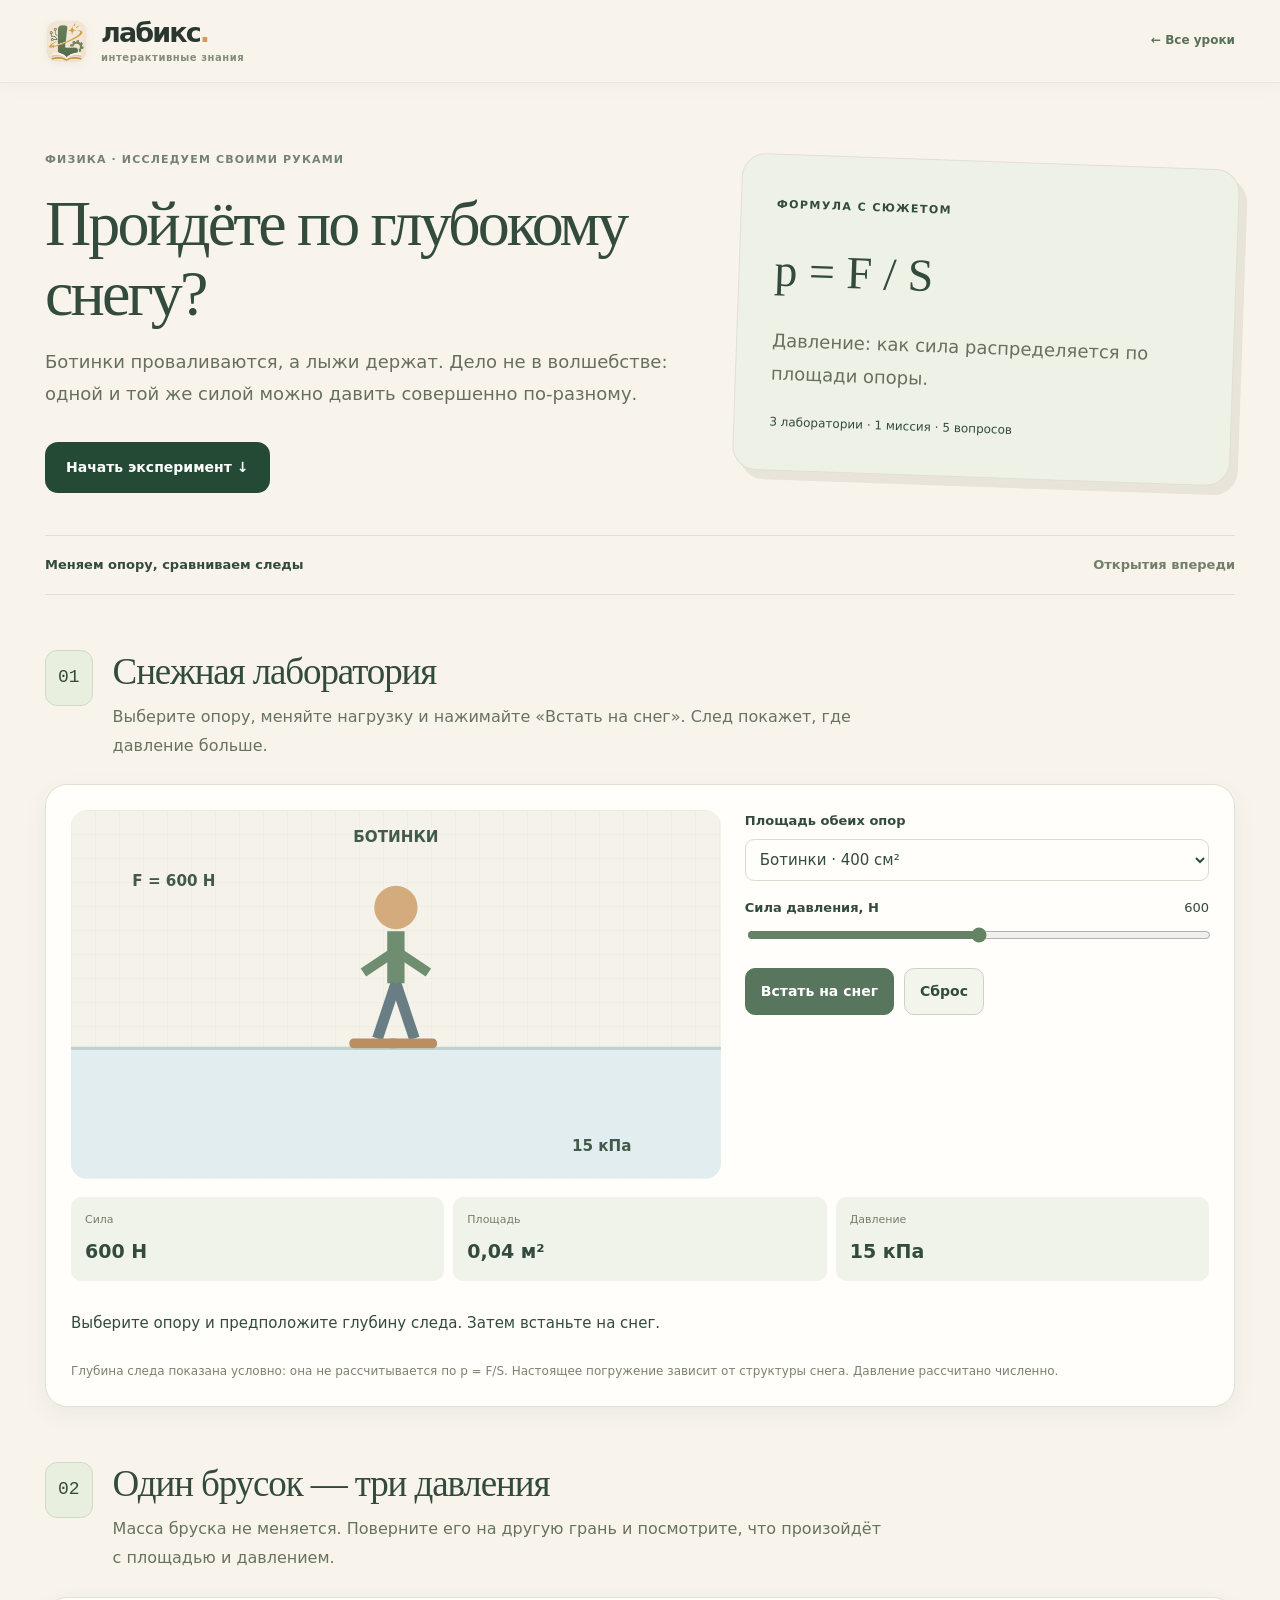
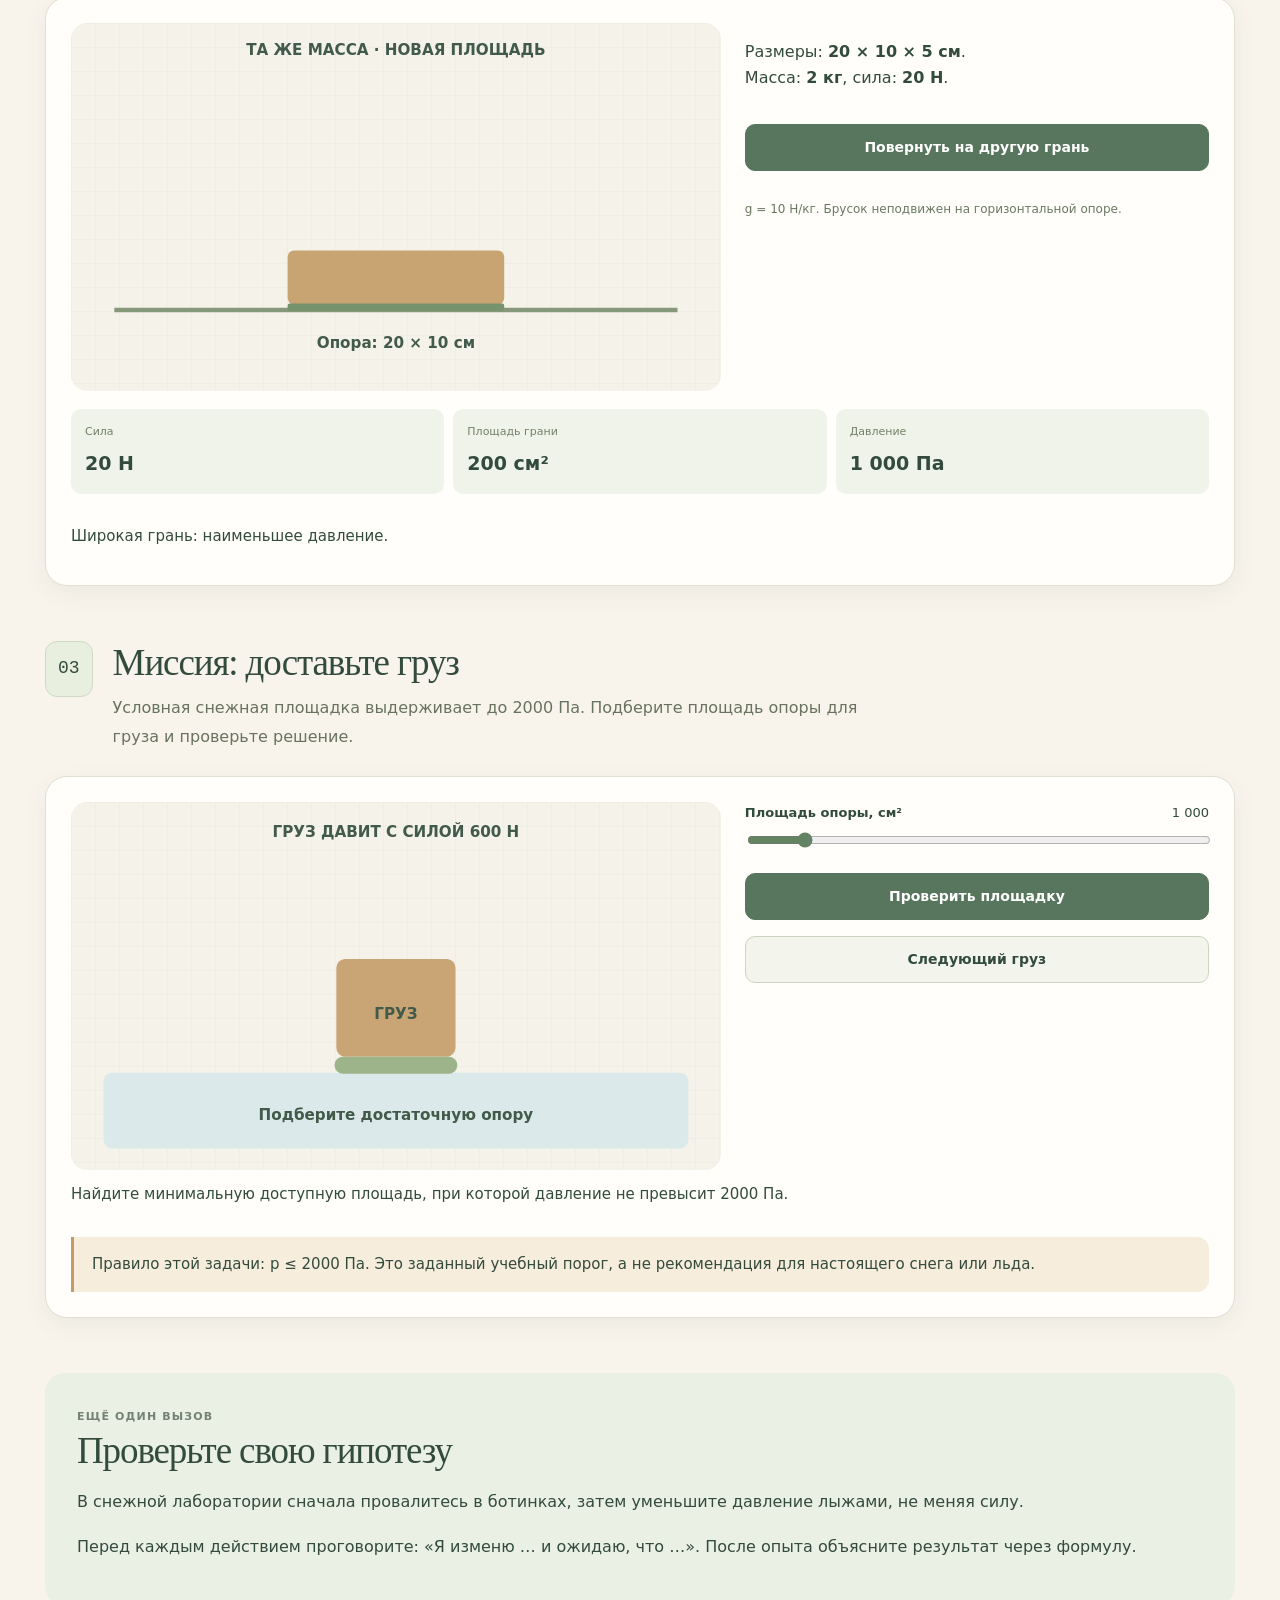
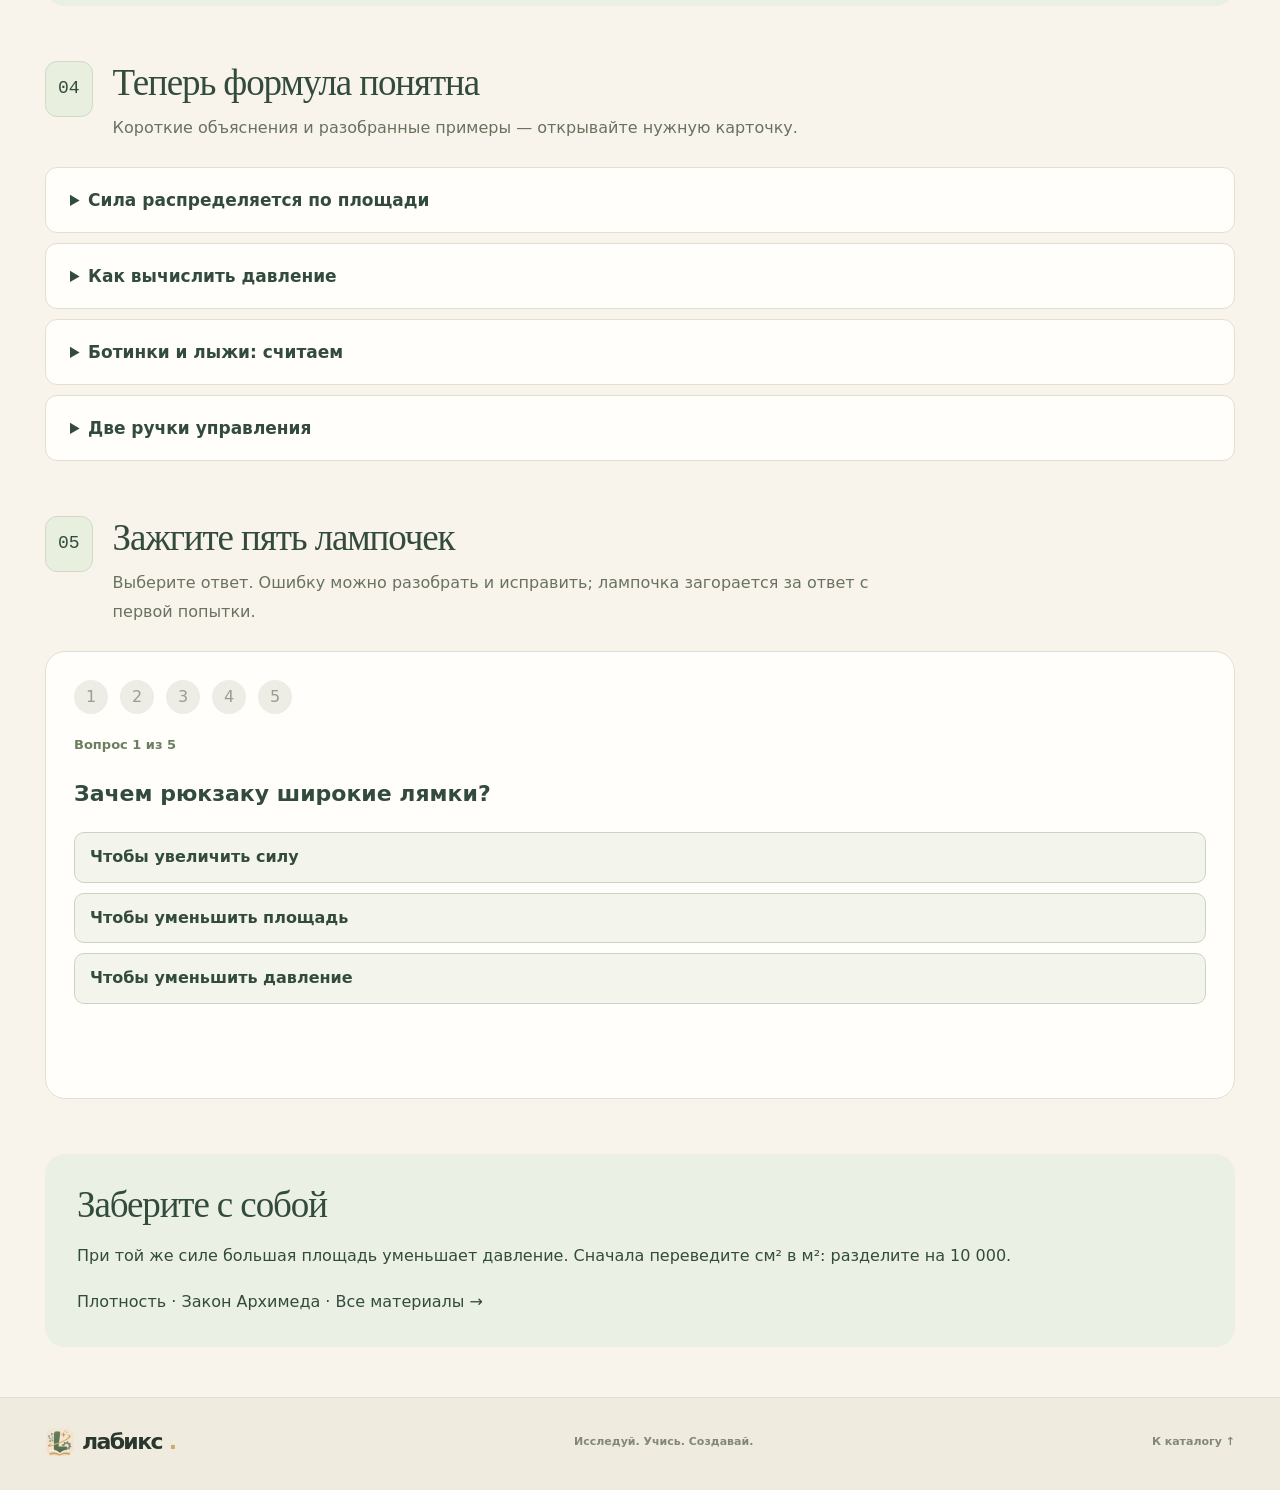
<file: lessons/pressure.html>
<!doctype html><html lang="ru"><head><meta charset="utf-8"><meta name="viewport" content="width=device-width,initial-scale=1"><meta name="theme-color" content="#f8f5ee"><title>Давление твёрдых тел — Лабикс</title><meta name="description" content="Исследуйте, как сила и площадь опоры меняют давление. Лыжи, рюкзак и простые расчёты в паскалях."><link rel="icon" href="../assets/favicon.png"><link rel="stylesheet" href="../assets/styles.css"><link rel="stylesheet" href="../assets/physics.css"><script defer src="../assets/physics-labs.js"></script></head><body><a class="skip-link" href="#lesson">К статье</a><header class="site-header lesson-header"><div class="container header-inner"><a href="../index.html" class="brand" aria-label="На главную Лабикса"><img class="brand-mark-image" src="../assets/labix-mark.webp" alt="" width="44" height="44" decoding="async"><span class="brand-name">лабикс<span class="brand-period">.</span><small>интерактивные знания</small></span></a><a href="../index.html#catalog" class="back-link">← Все уроки</a></div></header>
<main id="lesson" class="physics-lesson lab-course" data-topic="pressure"><section class="container course-hero"><div><span class="section-kicker">ФИЗИКА · ИССЛЕДУЕМ СВОИМИ РУКАМИ</span><h1>Пройдёте по глубокому снегу?</h1><p>Ботинки проваливаются, а лыжи держат. Дело не в волшебстве: одной и той же силой можно давить совершенно по-разному.</p><a class="button button-dark" href="#lab-1">Начать эксперимент ↓</a></div><aside class="formula-card"><span>ФОРМУЛА С СЮЖЕТОМ</span><strong>p = F / S</strong><p>Давление: как сила распределяется по площади опоры.</p><small>3 лаборатории · 1 миссия · 5 вопросов</small></aside></section><div class="container"><div class="course-route">Меняем опору, сравниваем следы<span id="courseProgress">Открытия впереди</span></div><section id="lab-1" class="lab-section"><div class="lab-heading"><span>01</span><div><h2>Снежная лаборатория</h2><p>Выберите опору, меняйте нагрузку и нажимайте «Встать на снег». След покажет, где давление больше.</p></div></div><div class="lab-workbench" data-lab="snow"></div></section><section id="lab-2" class="lab-section"><div class="lab-heading"><span>02</span><div><h2>Один брусок — три давления</h2><p>Масса бруска не меняется. Поверните его на другую грань и посмотрите, что произойдёт с площадью и давлением.</p></div></div><div class="lab-workbench" data-lab="brick"></div></section><section id="lab-3" class="lab-section"><div class="lab-heading"><span>03</span><div><h2>Миссия: доставьте груз</h2><p>Условная снежная площадка выдерживает до 2000 Па. Подберите площадь опоры для груза и проверьте решение.</p></div></div><div class="lab-workbench" data-lab="rescue"></div></section><section class="mission-card"><span class="section-kicker">ЕЩЁ ОДИН ВЫЗОВ</span><h2>Проверьте свою гипотезу</h2><p>В снежной лаборатории сначала провалитесь в ботинках, затем уменьшите давление лыжами, не меняя силу.</p><p>Перед каждым действием проговорите: «Я изменю … и ожидаю, что …». После опыта объясните результат через формулу.</p></section><section class="lab-section"><div class="lab-heading"><span>04</span><div><h2>Теперь формула понятна</h2><p>Короткие объяснения и разобранные примеры — открывайте нужную карточку.</p></div></div><details class="theory"><summary>Сила распределяется по площади</summary><p>Лыжи увеличивают площадь опоры. Сила распределяется по большей поверхности, и среднее давление на снег уменьшается. По той же причине широкие лямки рюкзака обычно удобнее узких при одинаковой нагрузке.</p><p><strong>Давление</strong> показывает, какая сила, действующая перпендикулярно поверхности, приходится на единицу её площади. Давление и сила — разные величины: одинаковая сила может создавать разное давление.</p></details><details class="theory"><summary>Как вычислить давление</summary><div class="math-equation">p = F / S</div><p>p — среднее давление, F — перпендикулярная поверхности сила, S — площадь контакта. Силу измеряют в ньютонах (Н), площадь — в квадратных метрах (м²). Единица давления — <strong>паскаль: 1 Па = 1 Н/м²</strong>.</p><p>1 кПа = 1000 Па. В одном квадратном метре 10 000 см², поэтому 200 см² = 0,02 м². При неравномерном контакте местное давление может отличаться от среднего.</p></details><details class="theory"><summary>Ботинки и лыжи: считаем</summary><p>Пусть сила давления человека на горизонтальную опору равна 600 Н. Суммарная площадь контакта подошв — 0,04 м². Получим 600 / 0,04 = <strong>15 000 Па</strong>.</p><p>Если суммарная площадь опоры лыж равна 0,30 м², получим 600 / 0,30 = <strong>2000 Па</strong>. Давление уменьшилось в 7,5 раза. Это упрощённая модель: в настоящем снегу контакт и распределение нагрузки сложнее.</p></details><details class="theory"><summary>Две ручки управления</summary><p>Чтобы уменьшить давление, можно уменьшить силу или увеличить площадь контакта. Чтобы увеличить — увеличить силу или уменьшить площадь. При неизменной силе удвоение площади вдвое уменьшает давление.</p><p>Для тела, спокойно лежащего на горизонтальной поверхности без других вертикальных воздействий, сила давления равна mg. В наших учебных примерах можно принимать g ≈ 10 Н/кг. На наклонной поверхности нельзя автоматически подставлять весь вес в F.</p></details></section><section class="lab-section"><div class="lab-heading"><span>05</span><div><h2>Зажгите пять лампочек</h2><p>Выберите ответ. Ошибку можно разобрать и исправить; лампочка загорается за ответ с первой попытки.</p></div></div><div class="quiz-lab" id="physicsQuiz"></div></section><section class="mission-card"><h2>Заберите с собой</h2><p>При той же силе большая площадь уменьшает давление. Сначала переведите см² в м²: разделите на 10 000.</p><nav aria-label="Другие уроки"><a href="density.html">Плотность</a> · <a href="archimedes.html">Закон Архимеда</a> · <a href="../index.html#catalog">Все материалы →</a></nav></section></div></main><script type="application/json" id="quizData">[["Зачем рюкзаку широкие лямки?", ["Чтобы увеличить силу", "Чтобы уменьшить площадь", "Чтобы уменьшить давление"], 2, "Та же сила распределяется по большей площади: p = F/S."], ["Площадь уменьшили вдвое, силу не меняли. Давление…", ["Удвоилось", "Уменьшилось вдвое", "Не изменилось"], 0, "Площадь в знаменателе. При уменьшении площади давление растёт."], ["200 см² в квадратных метрах — это…", ["2 м²", "0,02 м²", "0,2 м²"], 1, "1 м² = 10 000 см². Делим 200 на 10 000."], ["100 Н действуют на 0,05 м². Найдите давление.", ["5 Па", "500 Па", "2000 Па"], 2, "p = 100 / 0,05 = 2000 Па = 2 кПа."], ["Брусок поставили на меньшую грань. Что осталось прежним?", ["Давление", "Сила давления", "Площадь опоры"], 1, "Масса и сила давления на горизонтальную опору прежние, площадь уменьшилась, давление выросло."]]</script><footer class="site-footer"><div class="container footer-grid"><a class="footer-brand" href="../index.html"><img class="footer-brand-icon" src="../assets/labix-mark.webp" width="30" height="30" alt="" loading="lazy">лабикс<span>.</span></a><p>Исследуй. Учись. Создавай.</p><a href="../index.html#catalog">К каталогу ↑</a></div></footer></body></html>
</file>
<file: assets/styles.css>
:root{--paper:#f8f5ee;--paper-darker:#f1eadd;--ink:#262d27;--body:#545b50;--muted:#777e71;--green:#4f6655;--green-deep:#344739;--line:#e7e2d7;--white:#fffefa;--accent:#dba557;--shadow:0 15px 45px rgba(52,46,33,.065);font-synthesis:none}
*,*::before,*::after{box-sizing:border-box}html{scroll-behavior:smooth}body{margin:0;background:var(--paper);color:var(--ink);font:15px/1.6 system-ui,-apple-system,BlinkMacSystemFont,'Segoe UI',Arial,sans-serif;-webkit-font-smoothing:antialiased}button,input,select{font:inherit}button{cursor:pointer}a{color:inherit;text-decoration:none}img,svg{max-width:100%}button:focus-visible,a:focus-visible,input:focus-visible,select:focus-visible{outline:3px solid #dfa84f;outline-offset:3px}.container{width:min(1190px,calc(100% - 64px));margin:0 auto}.sr-only{position:absolute;width:1px;height:1px;padding:0;margin:-1px;overflow:hidden;clip:rect(0,0,0,0);white-space:nowrap;border:0}.skip-link{position:absolute;left:12px;top:-70px;background:#fff;padding:12px 16px;z-index:99;border-radius:8px}.skip-link:focus{top:8px}
.site-header{height:88px;border-bottom:1px solid #eae6dd;background:rgba(248,245,238,.92);position:relative;z-index:20}.header-inner{height:100%;display:flex;align-items:center;justify-content:space-between;gap:24px}.brand{display:flex;align-items:center;gap:12px;min-width:164px}.brand-mark{width:38px;height:38px;display:grid;grid-template-columns:1fr 1fr;gap:4px;transform:rotate(-8deg)}.brand-mark span{background:var(--green);border-radius:6px}.brand-mark span:last-child{background:#dcb36e}.brand-name{display:block;font-size:23px;line-height:1;letter-spacing:-.095em;font-weight:800}.brand-period{color:#d19c5e}.brand-name small{display:block;font-size:9px;font-weight:700;color:#848d7b;letter-spacing:.075em;margin-top:7px}.desktop-nav{display:flex;gap:32px;color:#646c5d;font-weight:700;font-size:12px}.desktop-nav a:hover,.footer-grid a:hover{color:#b27c40}.header-cta{border:1px solid #d9dfd3;border-radius:99px;display:flex;gap:9px;align-items:center;padding:8px 14px;font-size:12px;font-weight:800;white-space:nowrap;background:#fffefa}.header-cta:first-letter{font-size:21px}.favorite-count{display:grid;place-items:center;background:#edf2e9;color:#54704f;width:21px;height:21px;border-radius:50%;font-size:11px}
.hero{overflow:hidden;border-bottom:1px solid var(--line);position:relative}.hero-grid{display:grid;grid-template-columns:1fr .94fr;gap:34px;min-height:575px;align-items:center}.hero-copy{padding:76px 0 79px;position:relative;z-index:1}.eyebrow,.section-kicker{font-size:10px;letter-spacing:.18em;font-weight:800;color:#748276}.eyebrow{display:flex;gap:9px;align-items:center}.eyebrow-dot{width:7px;height:7px;display:inline-block;background:#dcaa67;border-radius:50%}.hero h1,.section-heading h2,.how-section h2,.about-section h2{font-family:Georgia,'Times New Roman',serif;font-weight:400;letter-spacing:-.055em;line-height:1.12}.hero h1{font-size:clamp(49px,5.55vw,80px);margin:24px 0 22px}.hero h1 em,.section-heading em,.how-section em,.about-section em{color:#6f8a6c;font-style:italic}.hero-copy>p{font-size:15px;line-height:1.94;max-width:510px;color:var(--body);margin:0}.hero-actions{display:flex;gap:11px;flex-wrap:wrap;margin-top:31px}.button{border:0;border-radius:10px;min-height:45px;display:inline-flex;align-items:center;justify-content:center;gap:23px;font-size:12px;font-weight:800;white-space:nowrap;padding:0 19px;transition:transform .2s ease,background .2s ease}.button:hover{transform:translateY(-2px)}.button-dark{background:var(--green-deep);color:#fff}.button-dark:hover{background:#4d6652}.button-soft{border:1px solid #d7d9cf;background:#fffefa;color:#465546}.button-soft:hover{background:#f3f5ed}.hero-micro{margin-top:52px;font-weight:800;color:#999b8c;letter-spacing:.14em;font-size:9px}.hero-micro span{margin:0 9px;color:#d0a66f}.hero-micro .micro-icon{color:#889b77;font-size:17px;margin-left:0}
.hero-art{position:relative;height:475px;isolation:isolate}.hero-art:before{content:'';position:absolute;inset:16px 10px 25px 30px;background:#f0e8d8;border-radius:52% 48% 44% 56%;transform:rotate(-13deg)}.hero-art:after{content:'';position:absolute;width:390px;height:390px;border:1px solid #e2d9c8;border-radius:50%;left:56px;top:44px}.paper{position:absolute;background:#fffefa;box-shadow:0 24px 60px #7367471b;border:1px solid #ece8dd;border-radius:8px;z-index:2}.paper-one{top:45px;left:26px;width:348px;height:274px;transform:rotate(-6deg);padding:24px 25px}.paper-label{color:#a0a393;font-size:9px;letter-spacing:.14em;font-weight:800}.paper-main{font-family:Georgia,serif;color:#547354;font-size:57px;letter-spacing:-.045em;margin:19px 0 0}.paper-note{color:#8d9484;font-size:10px;margin:0 0 12px}.paper-one svg{width:190px}.paper-two{bottom:44px;right:10px;width:247px;height:171px;transform:rotate(7deg);padding:21px 24px;display:flex;flex-direction:column;gap:7px}.paper-two>span{font-size:9px;color:#aa9d80;letter-spacing:.12em;font-weight:800}.paper-two strong{font-family:Georgia,serif;font-size:34px;font-weight:400;color:#3b4c42}.paper-two strong span{color:#d5a05c}.paper-two small{font-size:9px;color:#858779}.hero-orbit{border:2px dashed #bdc4b2;border-radius:50%;width:107px;height:107px;position:absolute;top:1px;right:18px;display:grid;place-items:center;color:#8f9f7d;font-size:37px;transform:rotate(-25deg)}.orbit-dot{width:12px;height:12px;border-radius:50%;position:absolute;background:#c4a578;left:10px;top:4px}.hero-spark{position:absolute;z-index:3;color:#dcab66}.hero-spark-a{top:335px;left:19px;font-size:42px}.hero-spark-b{top:16px;left:2px;font-size:40px}.hero-stamp{position:absolute;bottom:7px;left:24px;font-weight:800;color:#a2a890;font-size:10px;line-height:1.5;letter-spacing:.07em;transform:rotate(-7deg)}.running-note{border-bottom:1px solid #e5e0d4;background:#f2eddf}.running-inner{min-height:52px;display:flex;justify-content:space-between;align-items:center;gap:14px;font-size:9px;font-weight:800;letter-spacing:.12em;color:#89907f}.running-inner span:not(:last-child){white-space:nowrap}
.catalog-section{padding-top:90px;padding-bottom:92px;scroll-margin-top:24px}.section-heading{display:flex;justify-content:space-between;align-items:center;gap:30px}.section-heading h2,.how-section h2,.about-section h2{font-size:clamp(39px,4.15vw,58px);margin:13px 0 13px}.section-heading p{max-width:630px;margin:0;color:#777d72;font-size:13px}.section-decoration{font:100px Georgia;color:#d4ddc9;line-height:1}.catalog-tools{margin-top:41px}.search-field{height:57px;display:flex;align-items:center;gap:13px;border:1px solid #e3e2d9;background:#fffefa;padding:0 17px;border-radius:12px;box-shadow:0 9px 30px #56523d09}.search-field:focus-within{border-color:#97a990}.search-icon{font-size:27px;line-height:1;transform:rotate(-15deg);color:#8d9a86}.search-field input{width:100%;background:transparent;border:0;outline:0;color:var(--ink);font-size:13px}.search-field input::placeholder{color:#aaa99d}.search-field kbd{border:1px solid #e5e4dc;border-radius:5px;padding:1px 7px;background:#f9f7f2;color:#a09f91;font:12px monospace}.catalog-filterbar{display:flex;justify-content:space-between;gap:12px;align-items:flex-start;margin:17px 0}.filters{display:flex;gap:7px;flex-wrap:wrap}.filter,.favorite-filter{padding:9px 14px;border:1px solid #e1e1d6;background:#fffefa;border-radius:8px;color:#687064;font-size:11px;font-weight:800;transition:background .15s}.filter:hover,.favorite-filter:hover{border-color:#aab6a5}.filter.is-active,.favorite-filter.is-active{background:#546c57;border-color:#546c57;color:white}.favorite-filter{white-space:nowrap}.catalog-toolbar{display:flex;justify-content:space-between;align-items:center;padding:14px 2px 16px}.result-counter{color:#91948a;font-weight:700;letter-spacing:.03em;font-size:11px;margin:0}.sort-box{display:flex;align-items:center;gap:11px;color:#9b9b8e;font-size:11px}.sort-box select{border:0;background:transparent;color:#5b6657;font-size:11px;font-weight:800;cursor:pointer;outline-offset:2px}
.lesson-grid{display:grid;grid-template-columns:repeat(3,minmax(0,1fr));gap:21px}.lesson-card{background:var(--white);border:1px solid #eae6dc;border-radius:13px;overflow:hidden;box-shadow:var(--shadow);display:flex;flex-direction:column;transition:transform .2s ease,box-shadow .2s ease}.lesson-card:hover{transform:translateY(-5px);box-shadow:0 21px 45px #3a382519}.card-art{height:188px;position:relative;display:flex;flex-direction:column;justify-content:center;align-items:center;gap:0;overflow:hidden}.card-art:before{content:'';position:absolute;width:260px;height:260px;border:1px solid #ffffff80;border-radius:50%;transform:translate(42%,-32%)}.card-art:after{content:'';position:absolute;width:175px;height:175px;border:1px dashed #ffffff80;border-radius:50%;transform:translate(-84%,63%)}.tone-pink{background:#e9dcd3}.tone-gold{background:#ebdfc8}.tone-mint{background:#dce7d9}.tone-lavender{background:#e1deea}.tone-blue{background:#dbe7e7}.card-type{position:absolute;left:19px;top:19px;font-size:9px;letter-spacing:.09em;font-weight:800;text-transform:uppercase;color:#63766a;z-index:2}.card-heart{position:absolute;top:11px;right:14px;border:1px solid #ffffffc5;background:#ffffff8a;width:35px;height:35px;border-radius:50%;font-size:24px;line-height:1;z-index:3;color:#738474;display:grid;place-items:center}.card-heart:hover{background:#fff}.card-heart.is-saved{color:#b87466;background:#fff}.card-symbol{font-family:Georgia,'Times New Roman',serif;font-size:38px;letter-spacing:-.045em;line-height:1;position:relative;z-index:1;color:#526e5b;max-width:90%;text-align:center;overflow-wrap:anywhere}.tone-lavender .card-symbol{color:#695f80}.tone-pink .card-symbol{color:#9a726c}.tone-blue .card-symbol{color:#557c80}.tone-gold .card-symbol{color:#857555}.card-tagline{font-size:10px;color:#738076;position:relative;z-index:1;margin-top:14px;text-align:center;max-width:80%}.card-body{padding:21px 22px 19px;display:flex;flex-direction:column;flex:1;min-height:232px}.card-category{text-transform:uppercase;color:#799176;font-size:9px;letter-spacing:.12em;font-weight:800}.card-body h3{font-family:Georgia,serif;font-size:25px;letter-spacing:-.045em;margin:7px 0 8px;font-weight:400;line-height:1.17}.card-body p{font-size:11px;line-height:1.82;color:#777e73;margin:0 0 22px;flex:1}.card-bottom{display:flex;align-items:center;justify-content:space-between;gap:10px;padding-top:15px;border-top:1px solid #efeee7}.card-detail{color:#9a9e91;font-size:10px}.card-link{color:#506b55;font-weight:800;font-size:11px;white-space:nowrap}.card-link:hover{text-decoration:underline}.empty-state{text-align:center;border:1px dashed #d7dacb;border-radius:15px;padding:60px 20px;margin-top:5px;background:#fffefa}.empty-state[hidden]{display:none}.empty-graphic{font-size:48px;color:#9fb19a}.empty-state h3{font-family:Georgia,serif;font-size:28px;font-weight:400;margin:0}.empty-state p{color:#777e73}.catalog-bottom{margin-top:23px;border:1px solid #e8e5dc;border-radius:11px;padding:20px 25px;display:flex;gap:18px;align-items:center;background:#fbf9f4}.catalog-bottom-decor{color:#9cad91;font-size:36px}.catalog-bottom div:nth-child(2){display:flex;flex-direction:column;flex:1}.catalog-bottom div:nth-child(2) span{font-size:9px;letter-spacing:.12em;font-weight:800;color:#899b86}.catalog-bottom strong{font-family:Georgia,serif;font-size:20px;font-weight:400;color:#3f4d41}.catalog-bottom a{font-size:11px;color:#738571;font-weight:800;white-space:nowrap}
.how-section{background:#efeade;border-top:1px solid #e5dfd0;border-bottom:1px solid #e5dfd0;padding:96px 0}.how-grid{display:grid;grid-template-columns:.9fr 1.1fr;gap:100px;align-items:center}.how-section h2{margin:16px 0 21px}.how-section p{line-height:1.9;font-size:13px;color:#777c70;max-width:450px}.mini-equation{font:italic 15px Georgia,serif;color:#687b66;margin-top:36px}.mini-equation span{font-style:normal;color:#d4ab6b;margin:0 6px}.steps{display:flex;flex-direction:column}.steps article{display:flex;gap:25px;border-bottom:1px solid #dcd9cc;padding:22px 0}.steps article:first-child{border-top:1px solid #dcd9cc}.steps article>span{color:#9eb09b;font:italic 28px Georgia,serif;line-height:1}.steps article>div{flex:1}.steps h3{font-family:Georgia,serif;font-weight:400;font-size:24px;margin:-4px 0 4px}.steps p{font-size:11px;margin:0}.steps b{font-weight:400;color:#94a690}.about-section{padding-top:95px;padding-bottom:95px}.about-card{padding:61px 67px;border-radius:15px;border:1px solid #e2e1d7;background:#fffefa;display:grid;grid-template-columns:1.1fr .9fr;overflow:hidden}.about-card>div:first-child{position:relative;z-index:2}.about-section h2{margin:14px 0}.about-card p{color:#7b7e73;line-height:1.9;font-size:12px;max-width:590px}.about-card a{display:inline-block;color:#546d55;font-weight:800;font-size:12px;margin-top:14px}.about-symbol{min-height:240px;position:relative;display:grid;place-items:center}.about-circle{position:absolute;border:1px dashed #becbb6;border-radius:50%;width:290px;height:290px;display:grid;place-items:center;color:#c6d1be;font:130px Georgia}.about-grid{font-size:120px;line-height:1;color:#dae4d6;position:absolute;left:50%;top:45%;transform:translate(-50%,-50%) rotate(-15deg)}.about-star{position:absolute;right:10px;top:28px;font-size:57px;color:#dbbc83}.site-footer{background:#f0ebdf;border-top:1px solid #e3ddd0;padding:24px 0 27px}.footer-grid{display:flex;justify-content:space-between;align-items:center;gap:22px}.footer-brand{font-size:22px;font-weight:800;letter-spacing:-.075em}.footer-brand span{color:#ceab69}.footer-grid p,.footer-grid>a:last-child{font-size:11px;color:#828878;font-weight:700}.footer-note{font-size:10px;color:#9c9d90;border-top:1px solid #e1dbd0;padding-top:13px}
/* math lesson */
.lesson-header{height:78px}.back-link{font-size:12px;font-weight:800;color:#58715a}.math-hero{padding:62px 0 33px;text-align:center}.math-hero .section-kicker{display:block}.math-hero h1{font-family:Georgia,serif;font-size:clamp(43px,7vw,68px);font-weight:400;letter-spacing:-.05em;margin:12px 0 11px}.math-hero h1 em{color:#7c9878}.math-hero p{max-width:530px;margin:0 auto;color:#798075;font-size:14px;line-height:1.9}.math-shell{max-width:930px;margin:0 auto 92px}.math-tabs{display:flex;flex-wrap:wrap;gap:8px;margin-bottom:20px}.math-tab{flex:1;min-width:170px;border:1px solid #dfe2d6;border-radius:10px;background:#fffefa;color:#6e796d;padding:14px 10px;font-size:12px;font-weight:800}.math-tab[aria-selected="true"]{background:#556e58;border-color:#556e58;color:#fff}.math-panel{background:#fffefa;border:1px solid #eae5db;border-radius:16px;padding:30px 32px 36px;min-height:420px;box-shadow:var(--shadow)}.math-panel[hidden]{display:none}.math-panel h2{font:normal 31px Georgia,serif;letter-spacing:-.035em;margin:0 0 8px}.math-panel>p{margin:0 0 22px;color:#7d8376;font-size:13px}.number-controls{display:grid;grid-template-columns:1fr 1fr;gap:23px;margin:24px 0 20px}.number-control{padding:16px;background:#f7f4ed;border-radius:12px}.number-control label{display:flex;justify-content:space-between;font-size:12px;font-weight:800;color:#5a705b;margin-bottom:8px}.number-control input{width:100%;accent-color:#648363}.math-equation{font:normal clamp(36px,6vw,57px) Georgia,serif;text-align:center;color:#435d49;margin:15px 0}.math-equation span{color:#bf8951}.apple-row{border-radius:13px;padding:23px;background:#f7efe8;display:flex;flex-wrap:wrap;gap:6px;align-items:center;justify-content:center;font-size:31px;min-height:100px}.apple-row .plus-apples{font:normal 29px Georgia;color:#c49a67;margin:0 8px}.math-hint{text-align:center;color:#8c9185;font-size:12px;margin:18px 0 0}.number-line{display:grid;grid-template-columns:repeat(11,1fr);gap:2px;padding:58px 2px 24px;margin-top:18px;position:relative}.line-cell{min-width:0;text-align:center;position:relative;border-top:4px solid #dcded1;padding-top:10px;color:#8b9585;font-size:12px;font-weight:800}.line-cell:before{content:'';position:absolute;width:4px;height:12px;left:calc(50% - 2px);top:-8px;background:#cfd8c6;border-radius:3px}.line-cell.is-start{color:#b07843}.line-cell.is-hop{border-top-color:#a6bba0;color:#587b60}.line-cell.is-end{color:#3e6242}.line-cell.is-end:after{content:'✦';position:absolute;top:-47px;left:50%;transform:translateX(-50%);color:#618760;font-size:28px}.line-notice{margin-top:5px;text-align:center;color:#727d6f;font-size:13px}.quiz-progress{display:flex;align-items:center;justify-content:space-between;gap:12px;font-size:12px;font-weight:800;color:#718170}.progress-track{background:#ece9df;border-radius:100px;height:8px;margin:13px 0 30px;overflow:hidden}.progress-fill{height:100%;width:0;background:#709373;border-radius:100px;transition:width .2s}.quiz-problem{font:normal clamp(45px,8vw,78px) Georgia,serif;letter-spacing:-.05em;text-align:center;color:#475f49;margin-bottom:22px}.quiz-answers{display:grid;grid-template-columns:repeat(3,1fr);gap:12px}.quiz-answer{background:#f5f3ed;border:1px solid #e7e3d9;border-radius:12px;padding:19px;color:#405641;font:normal 29px Georgia,serif}.quiz-answer:hover:not(:disabled){background:#e6efe4}.quiz-answer.correct{background:#dcefd9;border-color:#7b9d78}.quiz-answer.incorrect{background:#f4dddd;border-color:#d09595}.quiz-feedback{min-height:38px;text-align:center;color:#5d765e;font-weight:800;font-size:13px;margin-top:19px}.quiz-footer{display:flex;align-items:center;justify-content:center;margin-top:9px}.quiz-next{display:none}.quiz-next.is-visible{display:inline-flex}.quiz-done{text-align:center;padding:35px 5px}.quiz-done strong{font:normal 68px Georgia,serif;color:#66836a}.quiz-done p{color:#778177}.quiz-summary{font:normal 26px Georgia,serif;margin:10px auto 20px;color:#405b46}
@media(max-width:980px){.container{width:min(100% - 40px,1190px)}.hero-grid{grid-template-columns:1.08fr .92fr;gap:0}.hero-art{transform:scale(.85);transform-origin:center}.hero h1{font-size:62px}.lesson-grid{grid-template-columns:repeat(2,minmax(0,1fr))}.how-grid{gap:40px}}
@media(max-width:720px){.container{width:calc(100% - 34px)}.site-header{height:72px}.brand{gap:8px;min-width:0}.brand-mark{width:31px;height:31px;gap:3px}.brand-name{font-size:21px}.brand-name small{font-size:8px}.desktop-nav{display:none}.header-cta{padding:7px 10px}.header-cta>span:nth-child(1){display:none}.hero-grid{display:flex;flex-direction:column;min-height:auto;gap:0}.hero-copy{padding:59px 0 18px}.hero h1{font-size:clamp(47px,10vw,70px);margin:19px 0}.hero-copy>p{font-size:13px}.hero-actions{margin-top:25px}.hero-micro{margin-top:31px}.hero-art{height:302px;width:100%;transform:scale(.68);transform-origin:top center;margin-bottom:-85px;max-width:510px}.hero-art:before{inset:16px 10px 25px 0}.running-inner{justify-content:center}.running-inner span:nth-child(n+2){display:none}.catalog-section{padding-top:62px;padding-bottom:65px}.section-heading h2,.how-section h2,.about-section h2{font-size:43px}.section-decoration{font-size:60px}.catalog-tools{margin-top:28px}.catalog-filterbar{display:block}.favorite-filter{margin-top:9px}.lesson-grid{gap:15px}.card-body{padding:18px}.card-art{height:160px}.card-symbol{font-size:31px}.card-body h3{font-size:22px}.card-body p{font-size:11px}.card-bottom{flex-wrap:wrap}.how-section{padding:70px 0}.how-grid{grid-template-columns:1fr;gap:32px}.steps article{padding:18px 0}.about-section{padding:70px 0}.about-card{padding:34px 25px;grid-template-columns:1fr}.about-symbol{display:none}.footer-grid{flex-wrap:wrap;justify-content:flex-start;gap:11px 24px}.footer-grid p{margin:0}.math-hero{padding:44px 0 25px}.math-panel{padding:24px 19px;min-height:385px}.number-controls{gap:10px}.math-tabs{gap:6px}.math-tab{min-width:0;font-size:11px;flex:1 1 30%;padding:11px 5px}}
@media(max-width:460px){.container{width:calc(100% - 28px)}.hero h1{font-size:46px}.hero-actions{gap:8px}.button{padding:0 12px;gap:9px}.hero-art{margin-left:-8px}.lesson-grid{grid-template-columns:1fr}.card-art{height:180px}.card-body{min-height:198px}.card-body h3{font-size:25px}.catalog-toolbar{gap:14px}.sort-box{gap:5px}.catalog-bottom{padding:16px;gap:10px}.catalog-bottom strong{font-size:17px}.catalog-bottom a{display:none}.math-panel h2{font-size:27px}.quiz-answers{gap:8px}.quiz-answer{padding:15px}.number-controls{grid-template-columns:1fr 1fr;gap:8px}.number-control{padding:9px}.apple-row{padding:12px 8px;font-size:24px}}
@media(prefers-reduced-motion:reduce){*,*:before,*:after{scroll-behavior:auto!important;animation-duration:.001ms!important;transition:none!important}}


/* LABIX 2.1 — warm editorial design and readable mobile catalogue */
:root {
  --paper: #f8f4ec;
  --paper-darker: #eee7da;
  --ink: #29372e;
  --body: #515d51;
  --muted: #747c70;
  --green: #375f4a;
  --green-deep: #244a35;
  --line: #e6dfd1;
  --white: #fffdf9;
  --accent: #d8a05b;
  --shadow: 0 10px 28px rgba(61,57,40,.065);
}
html { scroll-padding-top: 92px; }
body { font-size: 16px; line-height: 1.65; }
.site-header { height: 83px; position: sticky; top: 0; z-index: 60; background: rgba(248,244,236,.93); backdrop-filter: blur(15px); -webkit-backdrop-filter: blur(15px); box-shadow: 0 2px 20px rgba(61,57,40,.035); }
.brand-name { font-size: 27px; letter-spacing: -.07em; }
.brand-name small { font-size: 10px; letter-spacing: .055em; }
.desktop-nav { font-size: 14px; }
.header-cta { font-size: 13px; }
.hero { background: radial-gradient(circle at 77% 30%, #efdeba55 0,transparent 39%),linear-gradient(115deg,#fbf8f0 0%,#f7f1e8 100%); }
.hero-grid { min-height: 590px; }
.hero-copy { padding: 75px 0 80px; }
.hero h1 { font-size: clamp(65px,5.65vw,90px); letter-spacing: -.059em; line-height: 1.04; }
.hero-copy > p { font-size: 17px; line-height: 1.83; max-width: 510px; }
.eyebrow,.section-kicker { font-size: 11px; letter-spacing: .105em; }
.button { font-size: 14px; min-height: 51px; border-radius: 13px; padding-inline: 21px; }
.hero-micro { font-size: 11px; letter-spacing: .1em; }
.paper { box-shadow: 0 22px 48px #51462b25; }
.paper-one { transform: rotate(-5deg); }
.paper-two { transform: rotate(8deg); }
.running-note { background: #eae4d6; }
.running-inner { font-size: 10px; }
.catalog-section { padding-top: 92px; padding-bottom: 100px; }
.section-heading h2,.how-section h2,.about-section h2 { font-size: clamp(43px,4.2vw,60px); line-height: 1.12; }
.section-heading p { font-size: 15px; }
.search-field { background: #fffefa; border-color: #dfd7c8; }
.search-field input { font-size: 15px; min-height: 57px; }
.filter { font-size: 12px; padding: 10px 15px; }
.favorite-filter { font-size: 12px; }
.result-counter { font-size: 13px; }
.lesson-grid { gap: 20px; }
.lesson-card { border: 1px solid #e6dfd4; border-radius: 19px; box-shadow: 0 13px 25px #453b2811; }
.lesson-card:hover { transform: translateY(-4px);box-shadow: 0 24px 42px #453b281f; }
.card-art { height: 195px; }
.card-type { font-size: 10px; letter-spacing: .045em; }
.card-symbol { font-size: 39px; font-weight: 500; }
.card-tagline { font-size: 12px; }
.card-heart { height: 35px; width: 35px; font-size: 19px; }
.card-body { padding: 24px 24px 21px; min-height: 260px; }
.card-category { font-size: 11px; }
.card-body h3 { font-size: 27px; margin: 8px 0 10px; }
.card-body p { font-size: 13.5px; color: #626f65; line-height: 1.65; margin-bottom: 19px; }
.card-detail { font-size: 11px; }
.card-link { font-size: 13px; }
.how-section p, .about-section p { font-size: 15px; line-height: 1.85; }
.steps p { font-size: 13px; }
.footer-grid { font-size: 13px; }
.math-hero>p { font-size: 17px; }
.math-panel>p { font-size: 15px; }
@media (max-width: 980px) {
 .hero h1 { font-size: 62px; }
 .hero-copy>p { font-size: 15px; }
 .lesson-grid { grid-template-columns: repeat(2,minmax(0,1fr)); }
}
@media (max-width: 720px) {
 html { scroll-padding-top: 75px; }
 .site-header { height: 69px; }
 .brand-name { font-size: 23px; }
 .brand-name small { font-size: 9px; }
 .hero-grid { display: flex; flex-direction:column; min-height: 0; }
 .hero-copy { padding: 48px 0 12px; }
 .hero h1 { font-size: clamp(46px,10vw,66px); margin: 16px 0 18px; }
 .hero-copy>p { font-size: 15px; line-height: 1.7; }
 .hero-art { transform: scale(.73); transform-origin: top center; margin: 8px 0 -65px; height: 320px; max-width: 520px; }
 .hero-actions { margin-top: 22px; }
 .button { min-height: 46px; font-size: 13px; }
 .hero-micro { margin-top: 24px; }
 .catalog-section { padding-top: 58px; padding-bottom: 65px; }
 .section-heading h2 { font-size: 42px; }
 .section-heading p { font-size: 14px; }
 .search-field input { font-size: 14px; }
 .lesson-grid { grid-template-columns: 1fr; }
 .card-art { height: 174px; }
 .card-body { min-height: 0; }
 .card-body p { font-size: 14px; }
 .how-section,.about-section { padding-block: 62px; }
}
@media (max-width: 500px) {
 .container { width: calc(100% - 36px); }
 .header-cta { gap: 6px; padding: 6px 9px; }
 .hero h1 { font-size: clamp(45px,11vw,54px); }
 .hero-art { width: 100%; height: 240px; transform: scale(.65); margin: 5px 0 -65px; }
 .hero-actions { gap: 9px; }
 .hero-actions .button { flex: 1 1 auto; padding-inline: 13px; font-size: 12px; gap: 9px; }
 .hero-micro { font-size: 9px; }
 .catalog-section { padding-top: 45px; }
 .section-heading h2 { font-size: 39px; }
 .catalog-tools { margin-top: 27px; }
 .filters { gap: 6px; }
 .filter { font-size: 11px; padding: 9px 11px; }
 .favorite-filter { font-size: 11px; }
 .lesson-grid { gap: 12px; }
 .lesson-card { display:grid; grid-template-columns: 113px minmax(0,1fr); border-radius: 16px; min-height: 178px; }
 .card-art { height: 100%; min-height: 178px; padding-inline: 5px; }
 .card-type { font-size: 8px; left: 8px; top: 11px; }
 .card-symbol { font-size: 27px; overflow-wrap: anywhere; text-align:center; padding: 2px; }
 .card-tagline { font-size: 10px; max-width: 94%; line-height: 1.35; }
 .card-heart { top: auto; right: 8px; bottom: 8px; height: 30px; width:30px; }
 .card-body { padding: 14px 13px 12px; min-height: 0; }
 .card-category { font-size: 9px; }
 .card-body h3 { font-size: 21px; line-height: 1.15; margin: 6px 0 5px; }
 .card-body p { font-size: 12px; line-height: 1.45; margin: 0 0 8px; display:-webkit-box; -webkit-box-orient:vertical; -webkit-line-clamp:3; overflow:hidden; }
 .card-bottom { margin-top:auto; padding-top:8px; }
 .card-detail { display: none; }
 .card-link { font-size: 12px; }
 .catalog-bottom { margin-top: 25px; }
 .math-hero>p { font-size: 15px; }
 .math-panel>p { font-size: 14px; }
}

@media (max-width: 500px) { .card-symbol { font-size: 21px; white-space: nowrap; max-width: 100%; overflow: hidden; } }

/* Labix 2.1: new brand artwork. Existing layout and colors are unchanged. */
.brand-mark-image { display:block; width:44px; height:44px; min-width:44px; object-fit:contain; filter:drop-shadow(0 2px 4px rgba(65,75,47,.06)); }
.footer-brand { display:inline-flex; align-items:center; gap:7px; }
.footer-brand-icon { display:block; object-fit:contain; flex:none; }
@media (max-width:480px) { .brand-mark-image { width:39px; height:39px; min-width:39px; } }
</file>
<file: assets/physics.css>
.lab-course{--ink:#334b3d;--green:#648363;--orange:#c28b52;--blue:#719daa;--line:#e2dfd3;color:var(--ink)}.course-hero{padding:62px 0 42px;display:grid;grid-template-columns:1.3fr 1fr;gap:45px;align-items:center}.course-hero h1{font:normal clamp(40px,5vw,65px)/1.08 Georgia,serif;letter-spacing:-.045em;margin:18px 0}.course-hero p{font-size:18px;line-height:1.8;color:#67705f}.course-hero .button{margin-top:14px}.formula-card{border:1px solid #e2dfd3;background:#edf1e6;border-radius:24px;padding:35px;transform:rotate(2deg);box-shadow:8px 9px 0 #e8e4d9}.formula-card>span{font-size:11px;letter-spacing:.13em;font-weight:800}.formula-card strong{display:block;font:normal clamp(30px,4vw,46px) Georgia;margin:28px 0}.formula-card small{font-size:12px}.course-route{border-block:1px solid var(--line);padding:18px 0;display:flex;justify-content:space-between;gap:15px;font-weight:700;font-size:13px}.course-route span{color:#72806a}.lab-section{margin:55px 0}.lab-heading{display:flex;gap:20px;align-items:flex-start;margin-bottom:24px}.lab-heading>span{border:1px solid #cfdbc6;border-radius:12px;background:#e8efdf;padding:12px;font-family:monospace;font-size:18px}.lab-heading h2,.mission-card h2{font:normal clamp(27px,3vw,37px) Georgia;margin:0 0 10px;letter-spacing:-.03em}.lab-heading p{font-size:16px;line-height:1.8;max-width:780px;color:#68735f;margin:0}.lab-workbench{border:1px solid var(--line);border-radius:22px;background:#fffefa;padding:25px;box-shadow:0 8px 25px #344a3810}.lab-split{display:grid;grid-template-columns:minmax(0,1.4fr) minmax(220px,1fr);gap:24px;align-items:start}.lab-scene{background-color:#f4f2e9;background-image:linear-gradient(#e8e7dd70 1px,transparent 1px),linear-gradient(90deg,#e8e7dd70 1px,transparent 1px);background-size:24px 24px;border-radius:16px;overflow:hidden}.lab-scene svg{display:block;width:100%;height:auto;font-family:system-ui,sans-serif}.lab-scene svg text{fill:#425a49;font-size:14px;font-weight:600}.lab-controls{display:grid;gap:16px}.lab-controls label{font-weight:700;display:block;font-size:13px;margin:0 0 7px}.lab-controls select{width:100%;padding:10px;border:1px solid #d8ddce;border-radius:9px;background:#fffefa;color:var(--ink);font-size:15px}.lab-controls input[type=range]{width:100%;accent-color:#648363}.control-row{display:flex;gap:10px;flex-wrap:wrap}.lab-btn,.quiz-choice{cursor:pointer;min-height:44px;border:1px solid #cbd4c2;border-radius:10px;background:#f3f5ed;color:var(--ink);font-weight:700;padding:11px 15px;font-size:14px}.lab-btn:hover,.quiz-choice:hover{background:#e7eddf}.lab-btn[aria-pressed=true],.lab-btn.primary{background:#58765e;color:white;border-color:#58765e}.lab-btn:disabled{opacity:.55;cursor:default}.lab-readout{display:grid;grid-template-columns:repeat(3,minmax(0,1fr));gap:9px;margin:18px 0}.lab-readout div{padding:14px;background:#f0f3e9;border-radius:10px}.lab-readout small{display:block;font-size:11px;color:#728168}.lab-readout strong{display:block;font-size:19px;margin-top:7px;font-variant-numeric:tabular-nums}.lab-note{background:#f7eddd;border-left:3px solid #c49b63;border-radius:0 12px 12px 0;padding:15px 18px;font-size:15px;line-height:1.7;margin-top:18px}.lab-feedback{min-height:48px;padding:12px 0;font-size:15px;line-height:1.65}.lab-model{font-size:12px;color:#7c826f;line-height:1.7;margin:13px 0 0}.mission-card{padding:29px 32px;border-radius:20px;background:#eaf0e3;margin:30px 0 50px}.mission-card p{font-size:16px;line-height:1.8}.mission-card nav{line-height:2}.lab-course a{text-underline-offset:4px}.theory{background:#fffefa;border:1px solid var(--line);border-radius:12px;margin:10px 0;padding:18px 24px}.theory summary{font-weight:700;cursor:pointer;font-size:17px}.theory p{font-size:16px;line-height:1.85}.quiz-lab{padding:28px;background:#fffefa;border-radius:20px;border:1px solid var(--line)}.quiz-bulbs{display:flex;gap:12px;margin-bottom:20px}.quiz-bulbs span{height:34px;width:34px;border-radius:50%;display:grid;place-items:center;background:#edece5;color:#9c9d8f}.quiz-bulbs .lit{background:#f5d68b;color:#6b542c;box-shadow:0 0 15px #f5d68b80}.quiz-bulbs .done{background:#dce7d5;color:#526f51}.quiz-choices{display:grid;gap:10px;margin:18px 0}.quiz-choice{text-align:left;font-size:16px}.quiz-choice.correct{background:#deedd5;border-color:#7d9c70}.quiz-choice.wrong{background:#f6e3db;border-color:#c99b85}.quiz-lab h3{font-size:22px;line-height:1.5}.lab-course :focus-visible{outline:3px solid #a87b44;outline-offset:4px}.measure-list{padding:14px;background:#edf1e7;border-radius:12px;line-height:1.9}.lab-controls output{float:right;font-weight:500}.lab-workbench .math-equation{font-size:30px}.mini-caption{font-size:12px;line-height:1.7;color:#6a7862}.quiz-label{font-size:13px;font-weight:700;color:#6b7f60}
@media(max-width:760px){.course-hero{grid-template-columns:1fr;gap:24px;padding-top:35px}.formula-card{transform:none;padding:25px}.formula-card strong{margin:17px 0}.lab-split{grid-template-columns:1fr}.lab-workbench{padding:15px}.lab-heading{gap:12px}.lab-heading>span{padding:8px}.course-route{flex-direction:column}.lab-readout strong{font-size:16px}.lab-readout div{padding:10px}.mission-card{padding:24px}.lab-scene svg text{font-size:15px}.lab-section{margin:38px 0}.course-hero p{font-size:17px}}
@media(prefers-reduced-motion:reduce){.lab-course *{scroll-behavior:auto!important;transition:none!important}}
</file>
